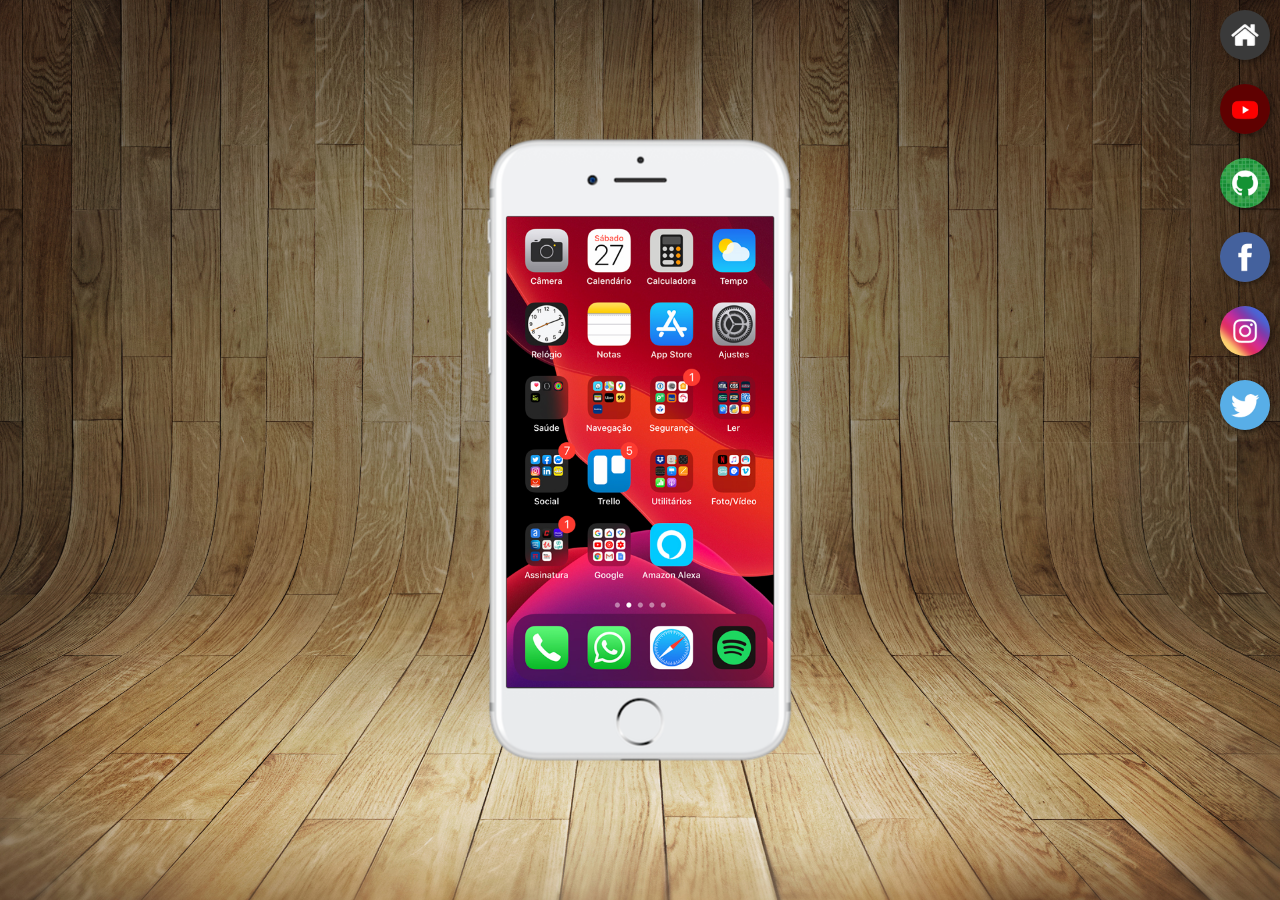
<file: index.html>
<!DOCTYPE html>
<html lang="pt-br">
<head>
    <meta charset="UTF-8">
    <meta name="viewport" content="width=device-width, initial-scale=1.0">
    <title>Projeto Redes Sociais</title>
    <link rel="shortcut icon" href="favicon.ico" type="image/x-icon">
    <link rel="stylesheet" href="estilos/style.css">
</head>
<body>
   <main>
        <section id="telefone">
            <iframe src="home.html" name="tela" id="tela" frameborder="0">
                navegador não é compatível com isso
            </iframe>
        </section>
        <section id="redes-sociais">
            <a href="home.html" target="tela"><img src="imagens/logo-home.jpg" alt="Home"></a><br>
            <a href="youtube.html" target="tela"><img src="imagens/logo-youtube.jpg" alt="Youtube"></a><br>
            <a href="github.html" target="tela"><img src="imagens/logo-github.jpg" alt="GitHub"></a><br>
            <a href="facebook.html" target="tela"><img src="imagens/logo-facebook.jpg" alt="Facebook"></a><br>
            <a href="instagram.html" target="tela"><img src="imagens/logo-instagram.jpg" alt="Instagram"></a><br>
            <a href="twitter.html" target="tela"></a><img src="imagens/logo-twitter.jpg" alt="Twitter"></a><br>

        </section>
   </main>

</body>
</html>
</file>
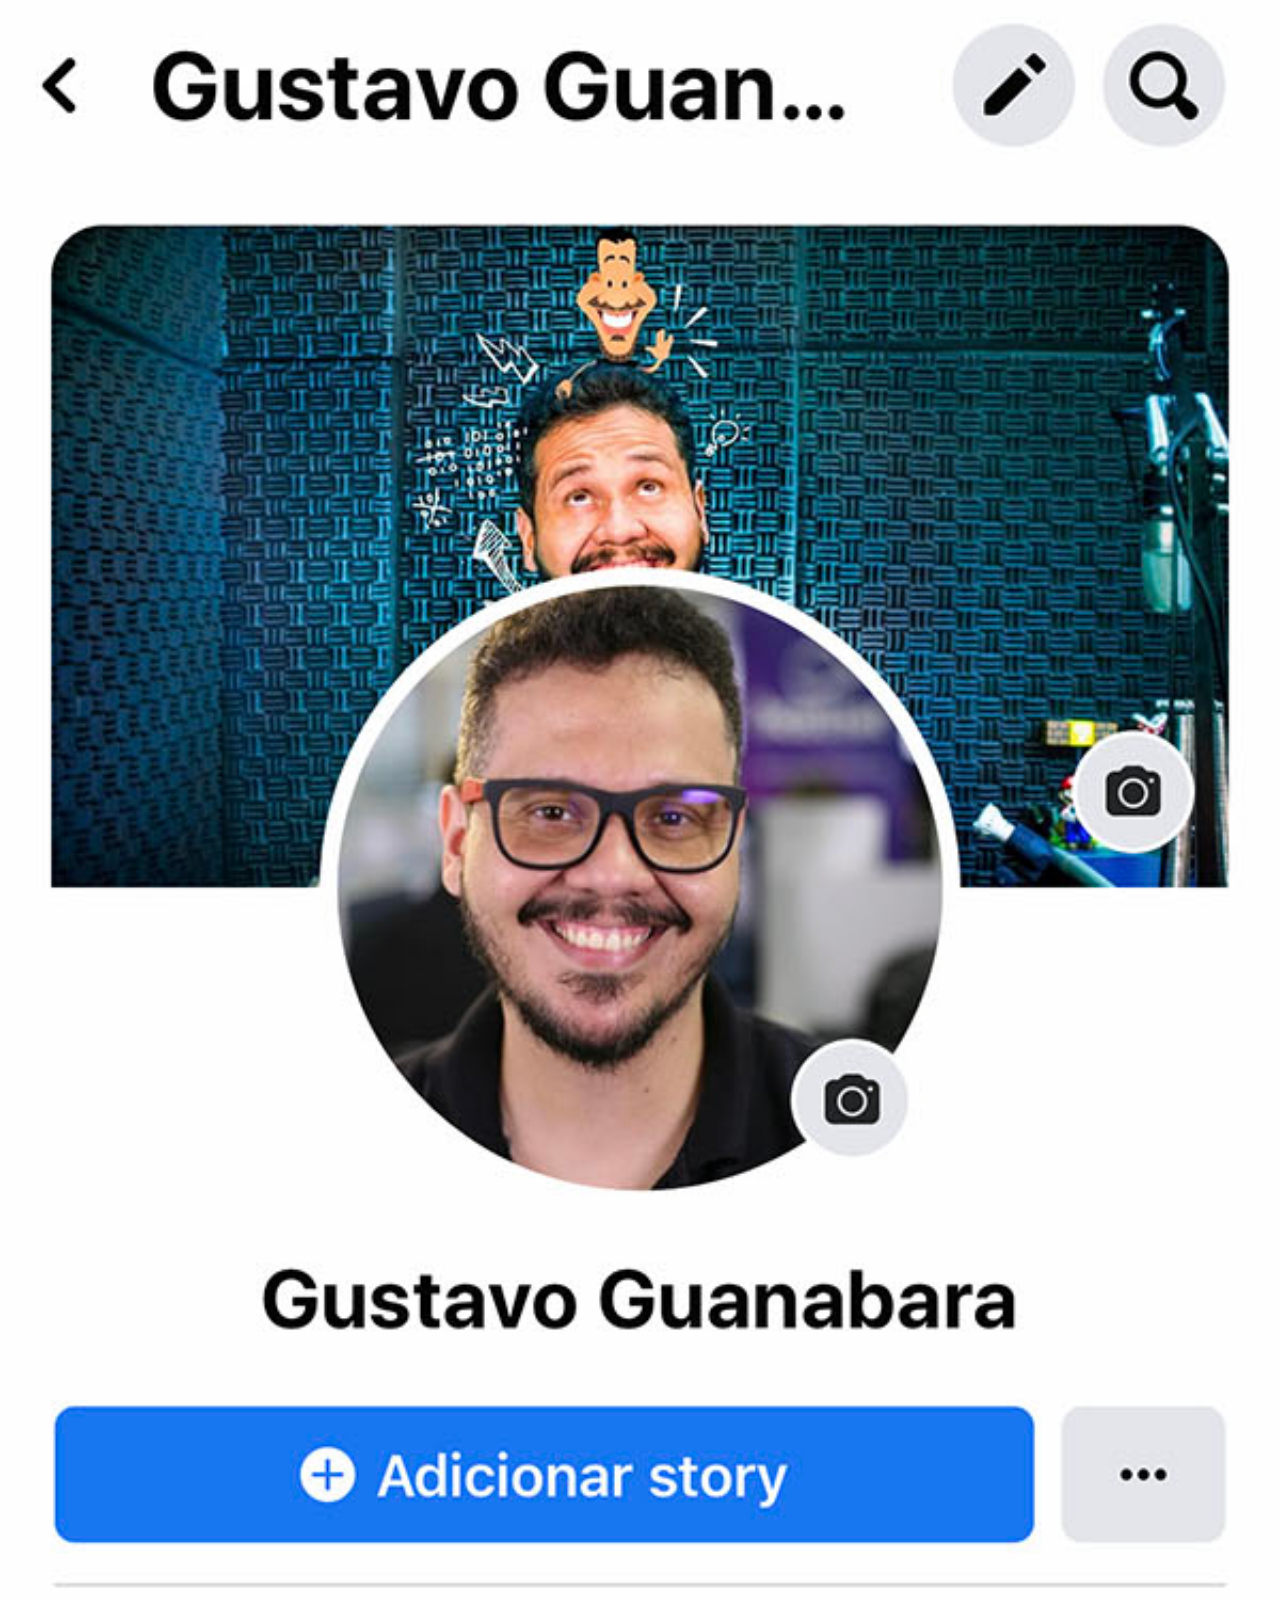
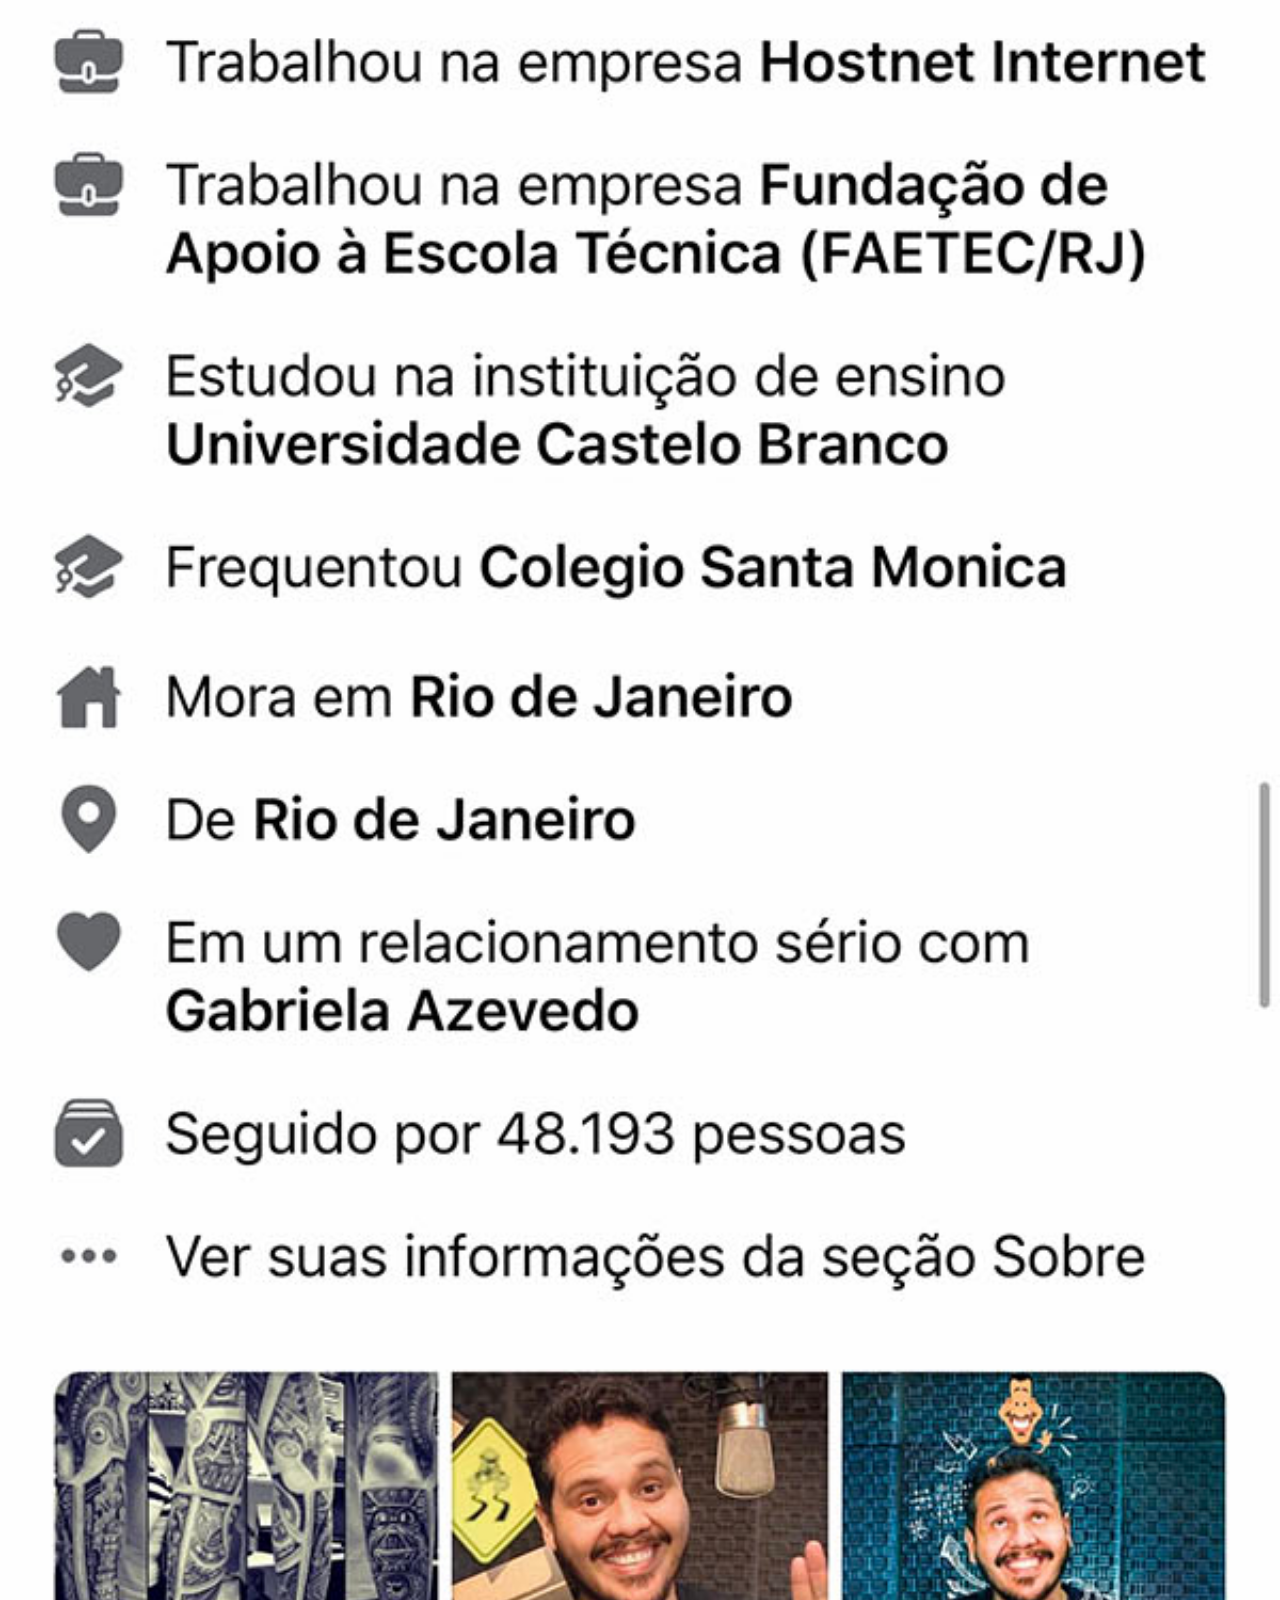
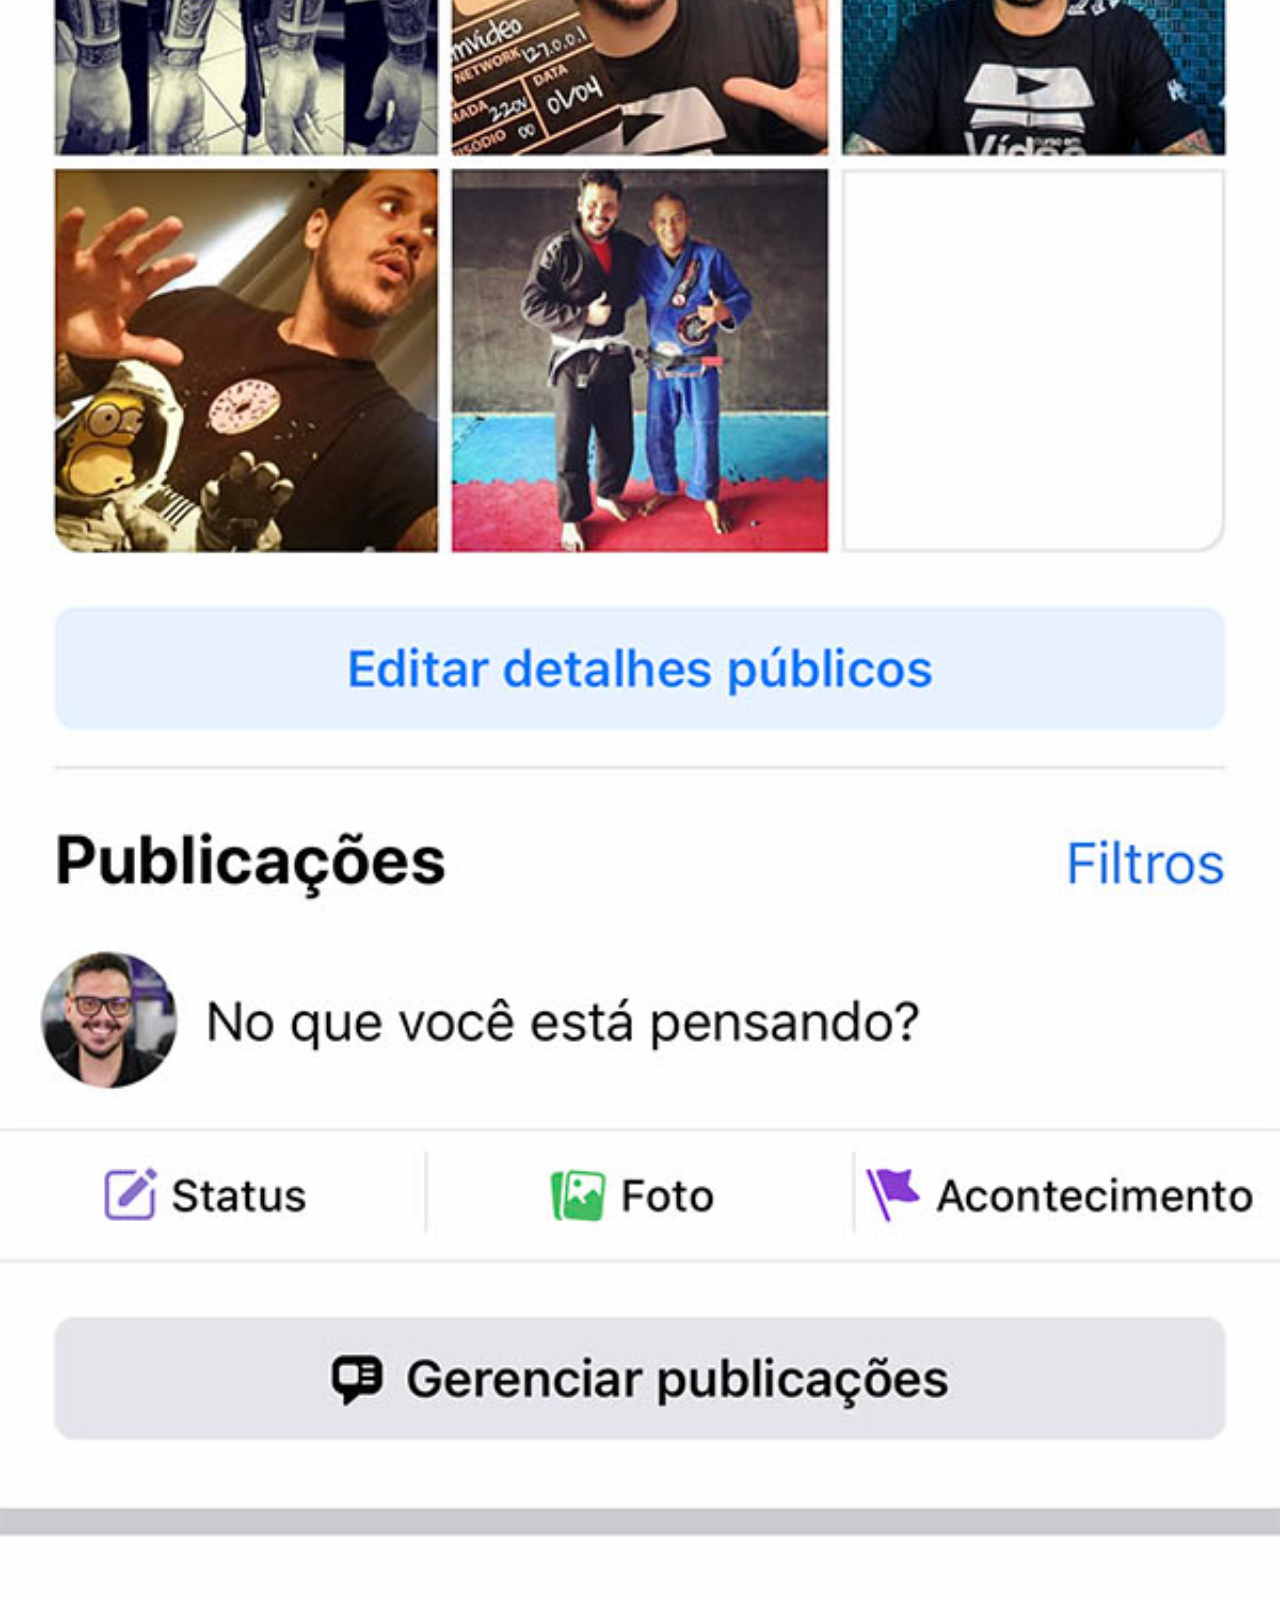
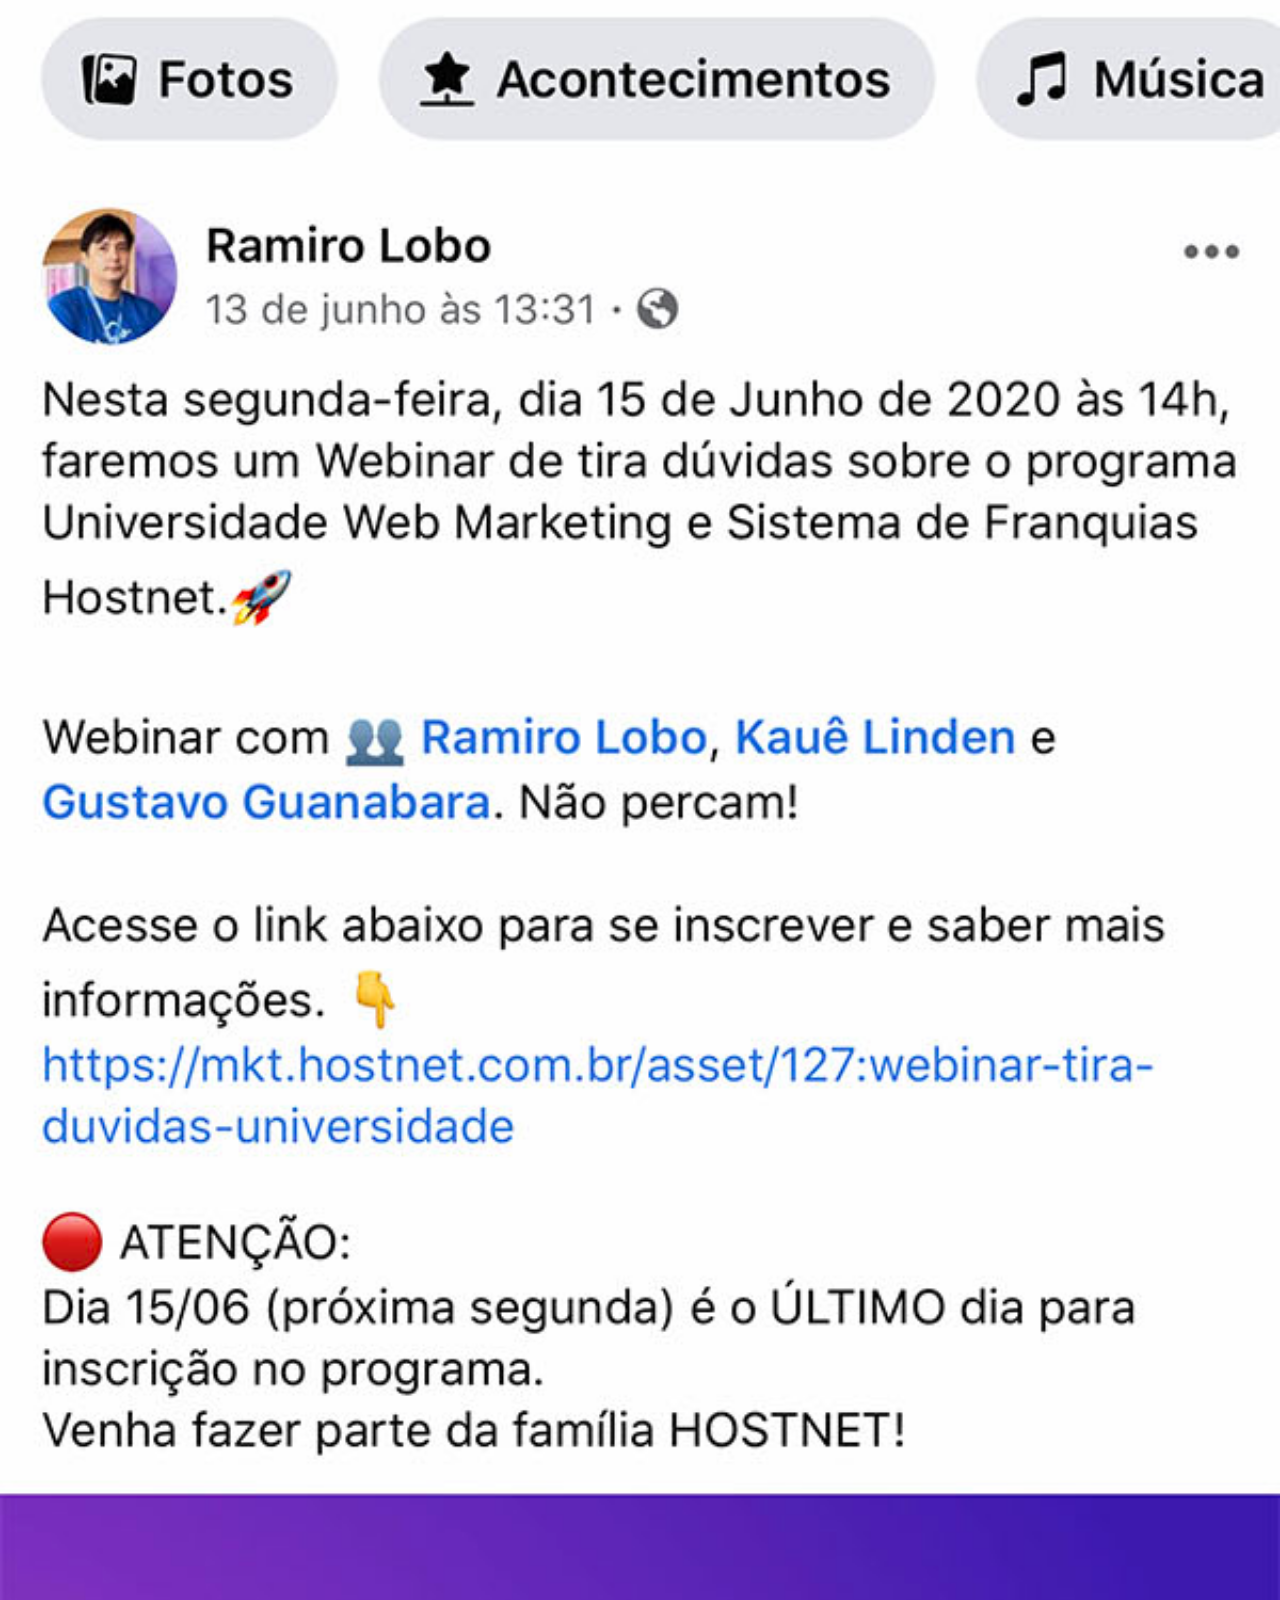
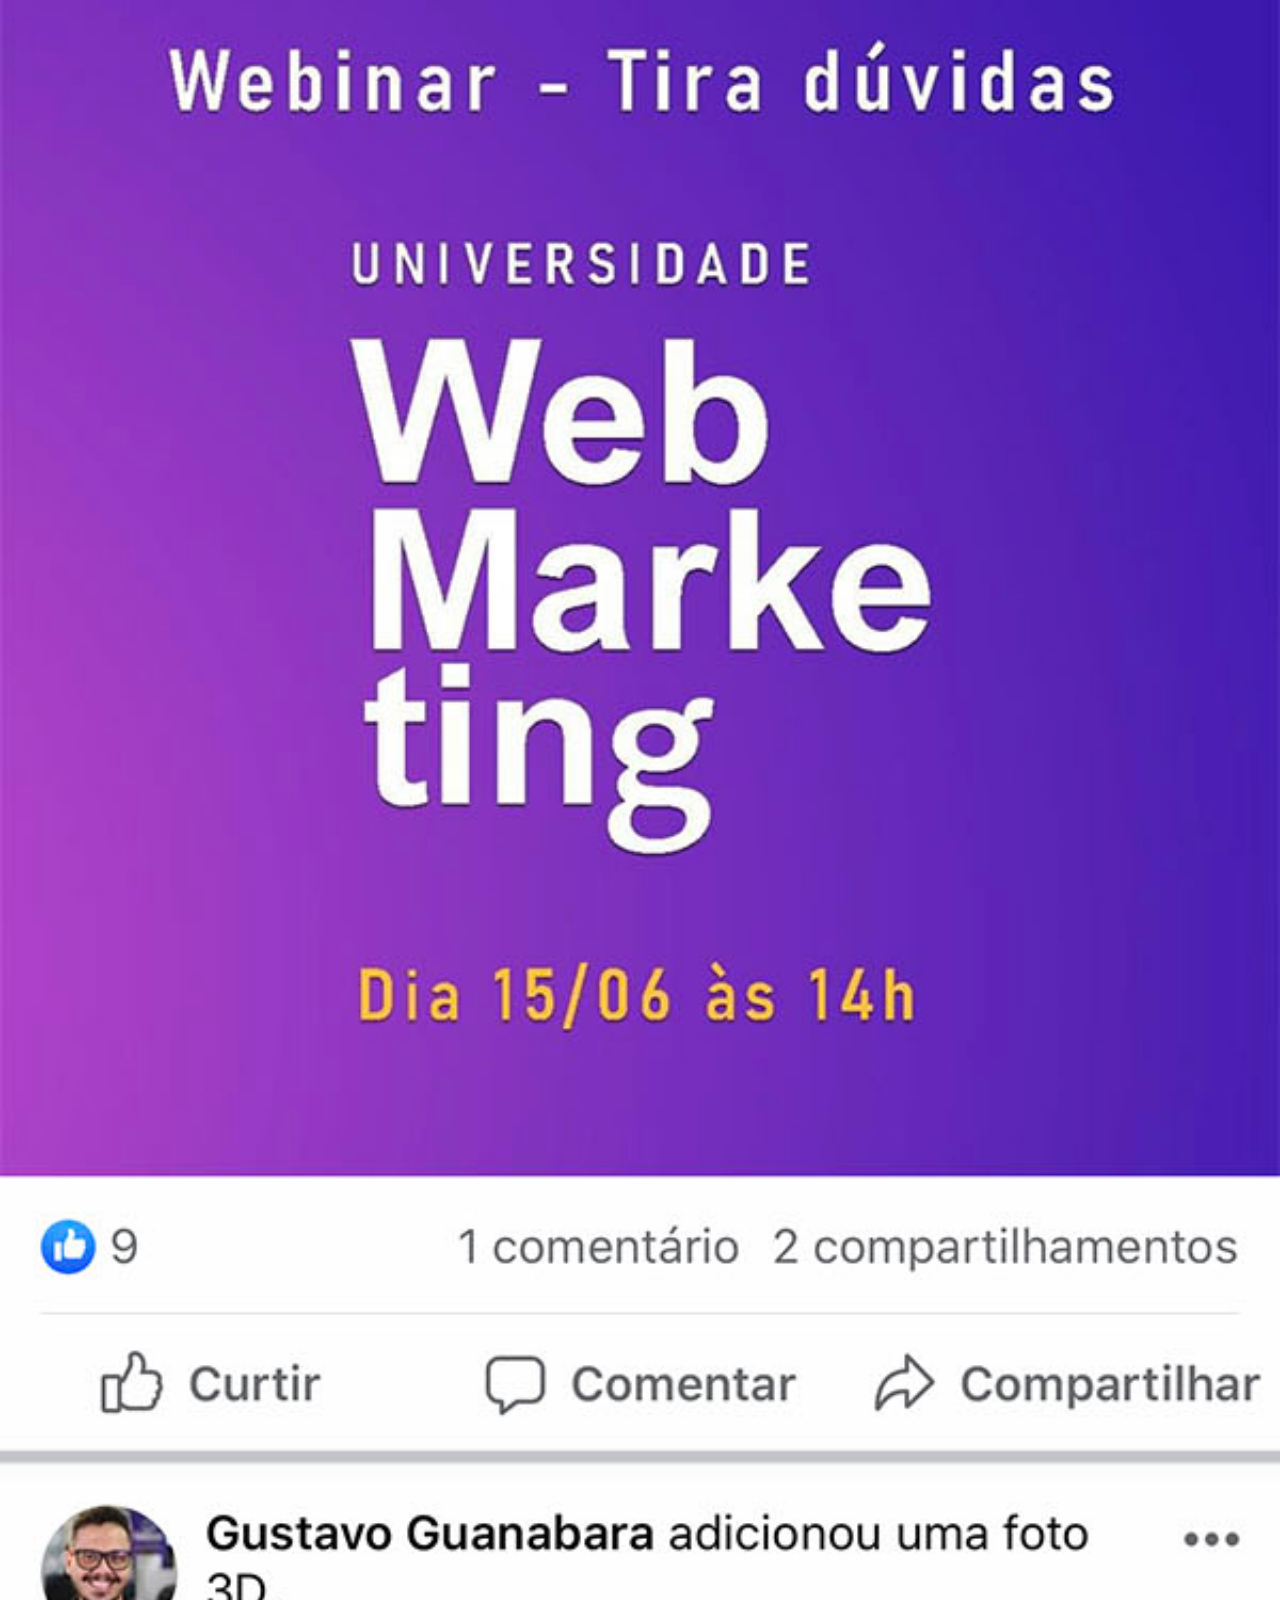
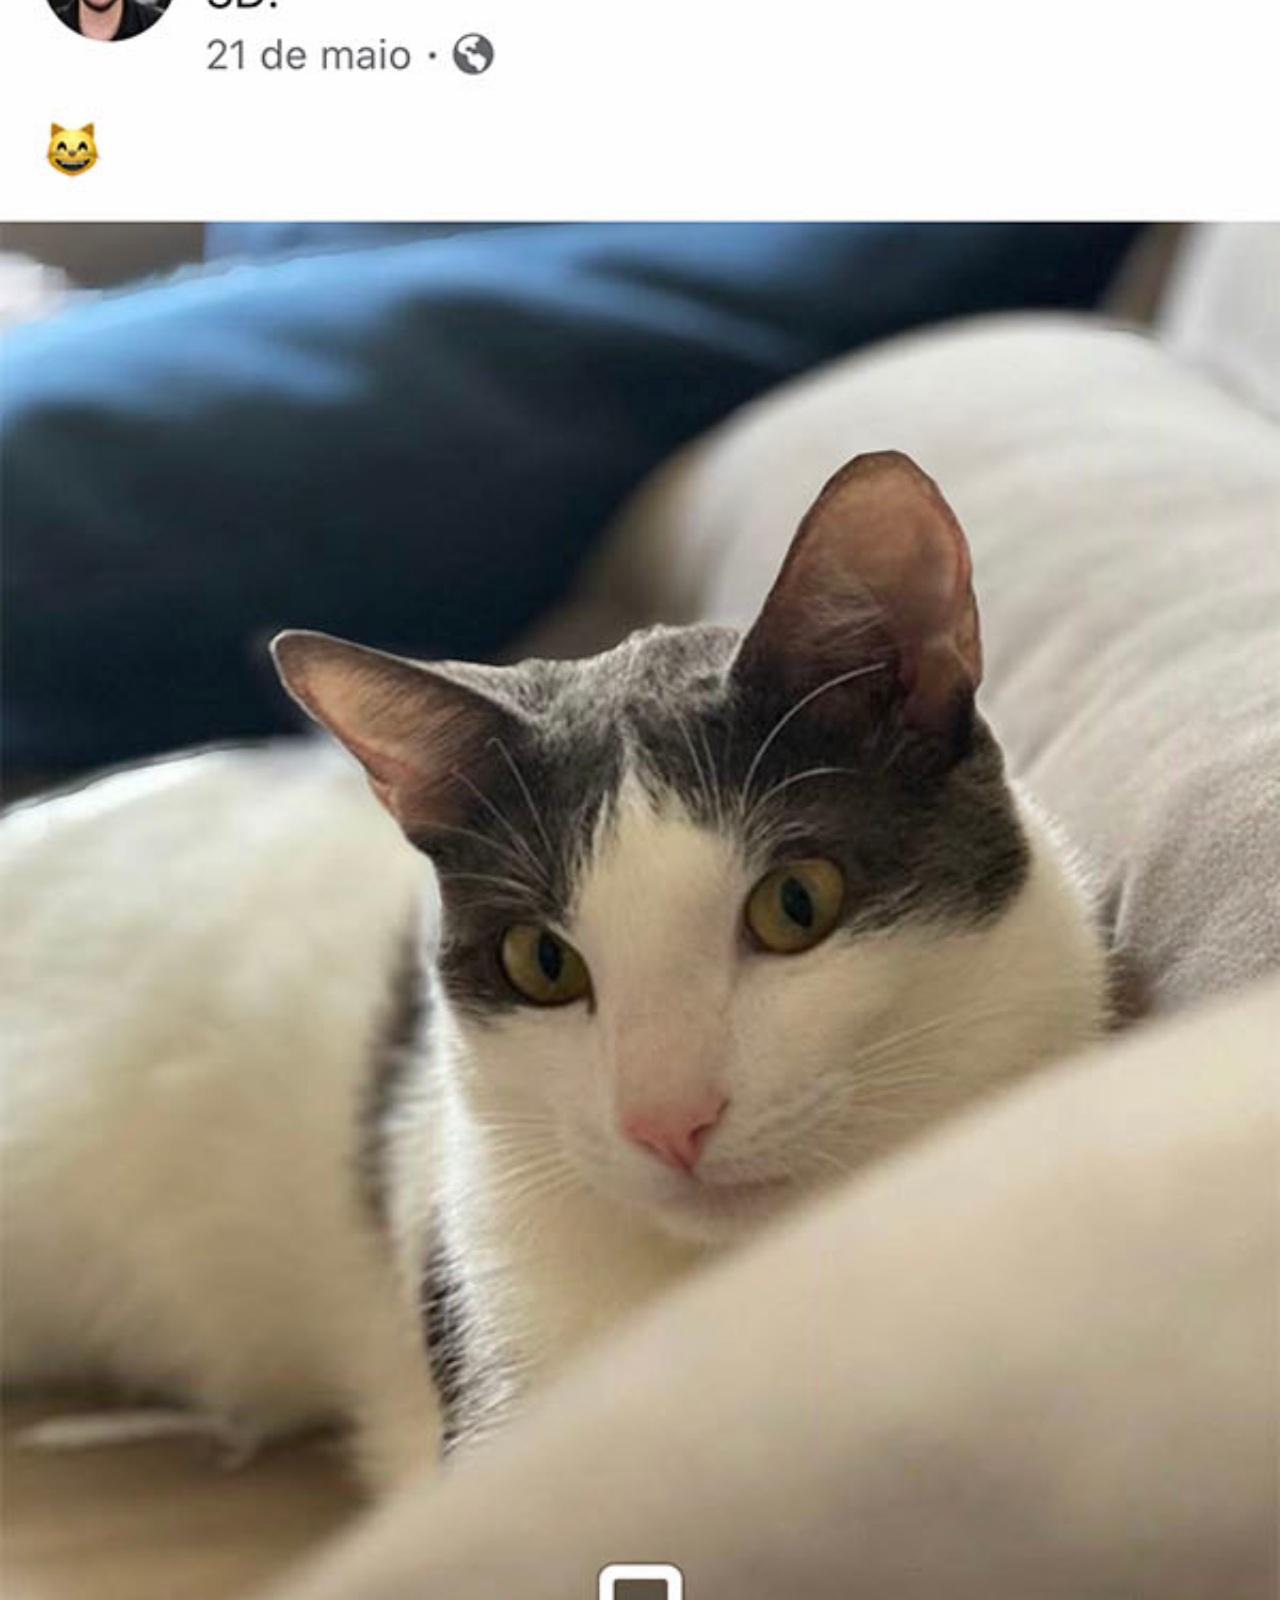
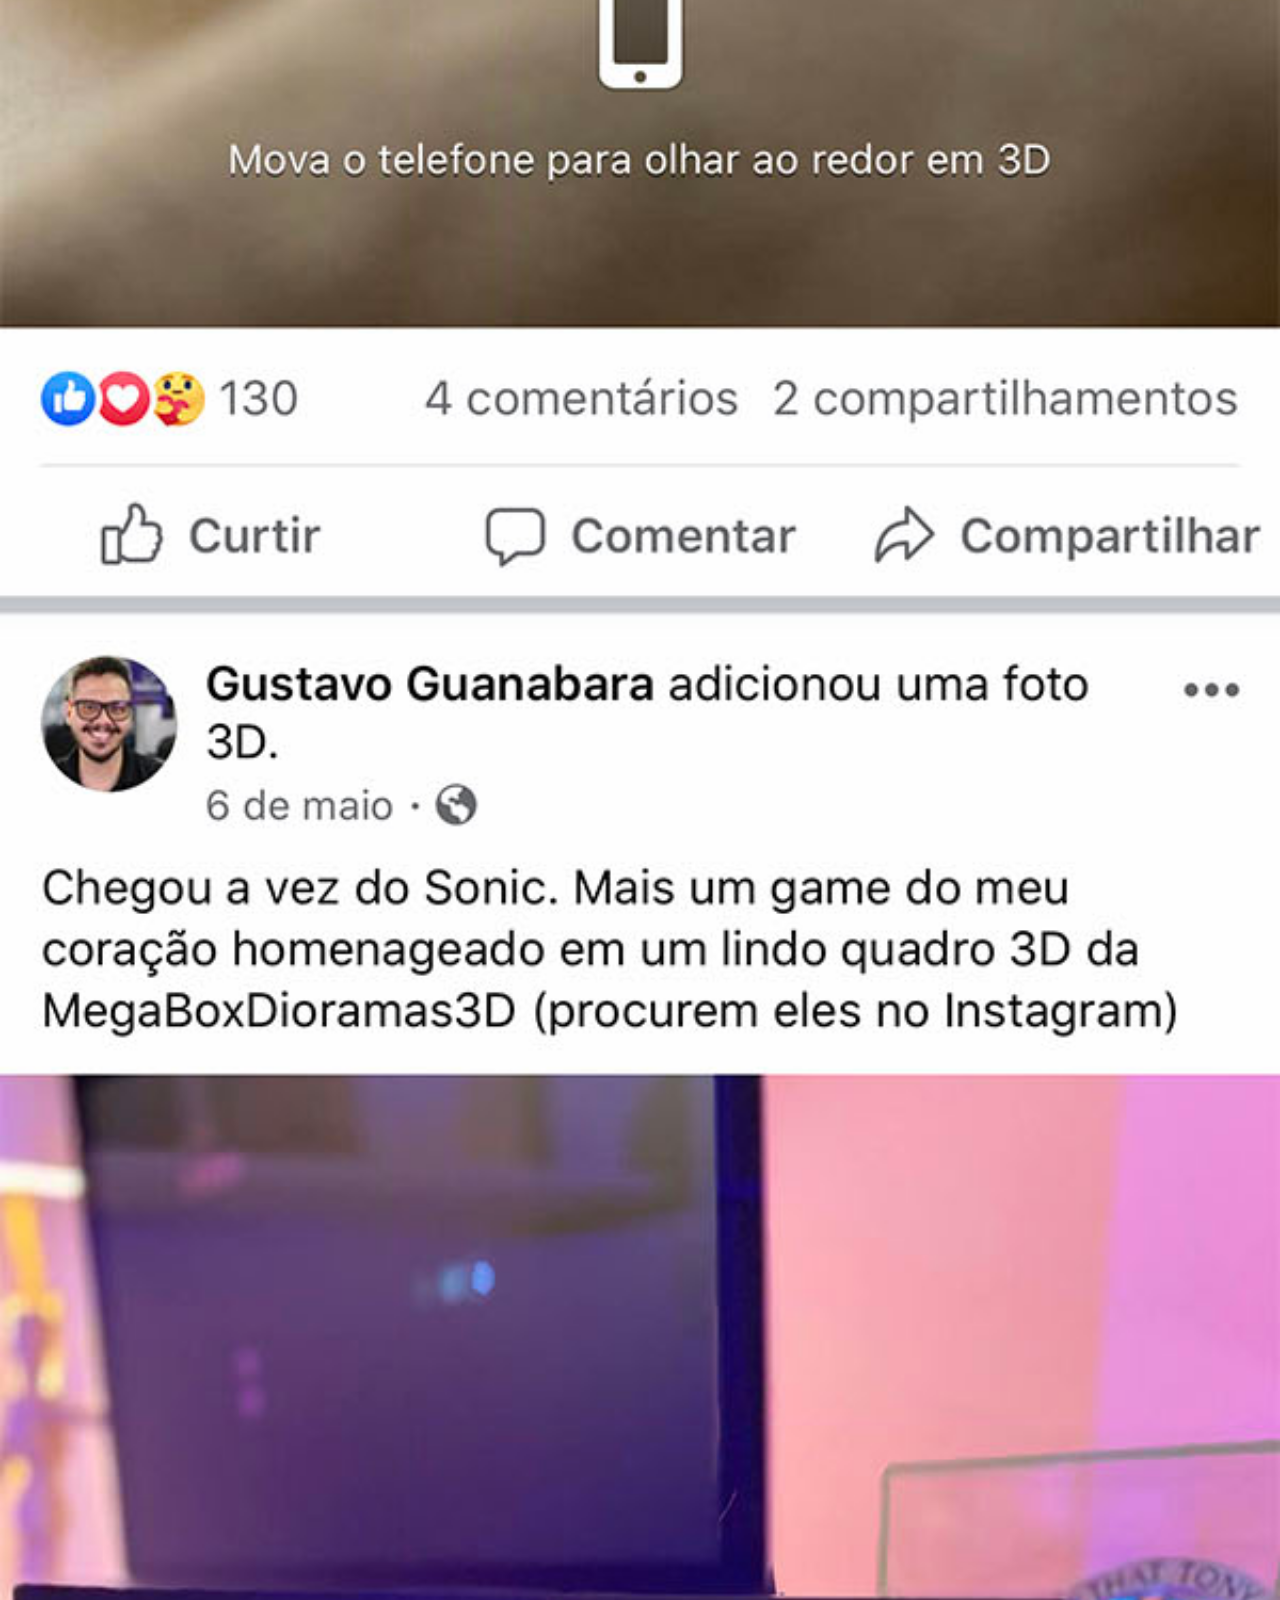
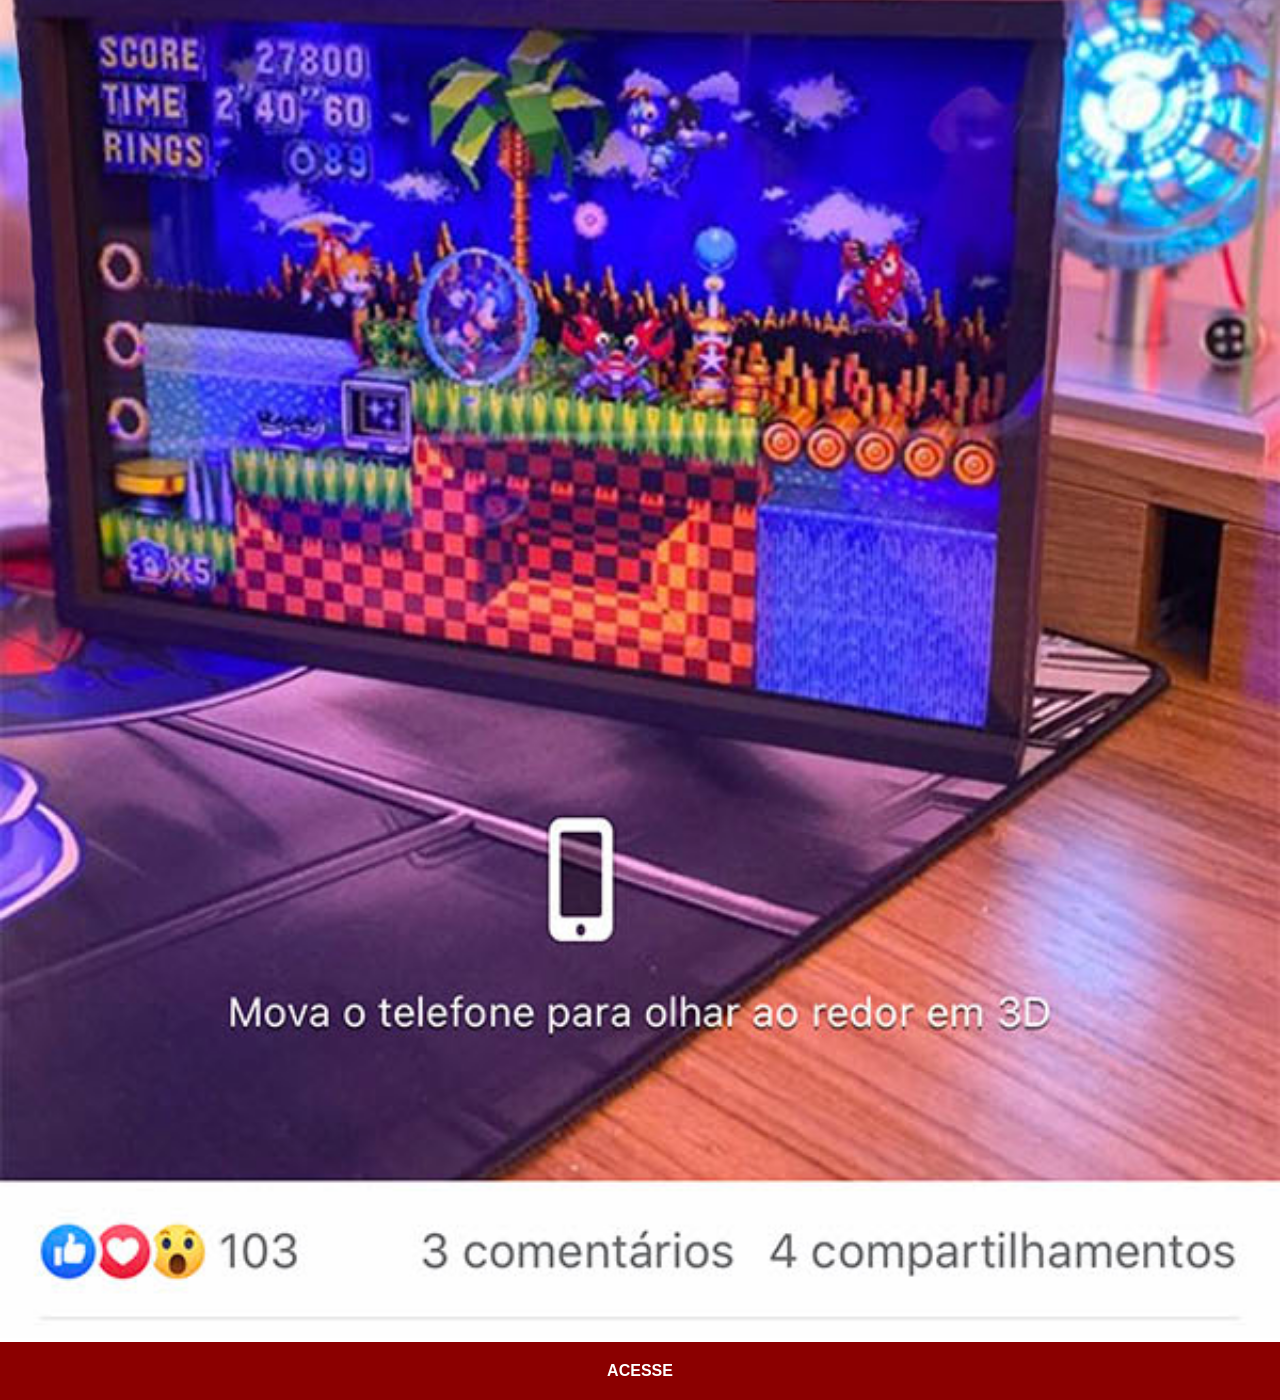
<file: facebook.html>
<!DOCTYPE html>
<html lang="en">
<head>
    <meta charset="UTF-8">
    <meta name="viewport" content="width=device-width, initial-scale=1.0">
    <link rel="stylesheet" href="estilos/social.css">
    <title>Facebook</title>
</head>
<body>
    <img src="imagens/tela-facebook.jpg" alt="Facebook">
    <a href="https://www.facebook.com/gustavoguanabara" target="_blank">ACESSE</a>
</body>
</html>
</file>
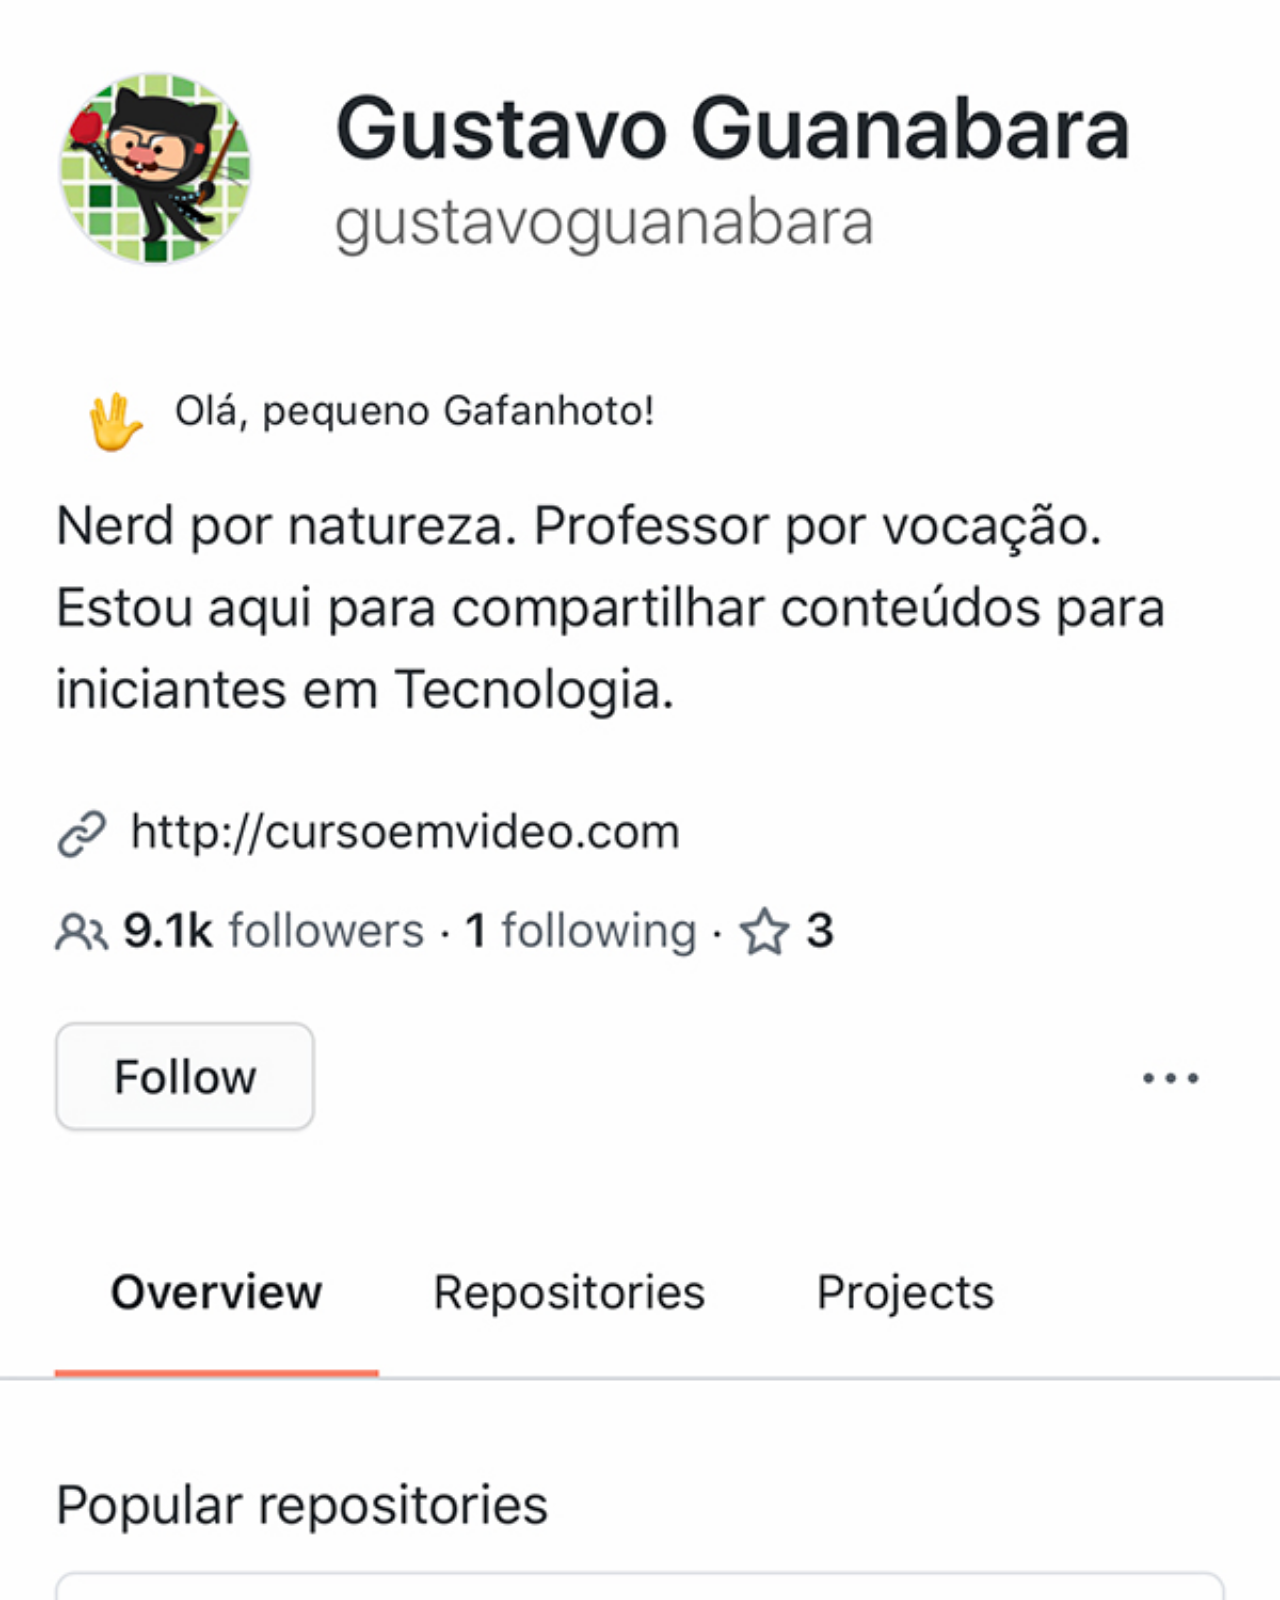
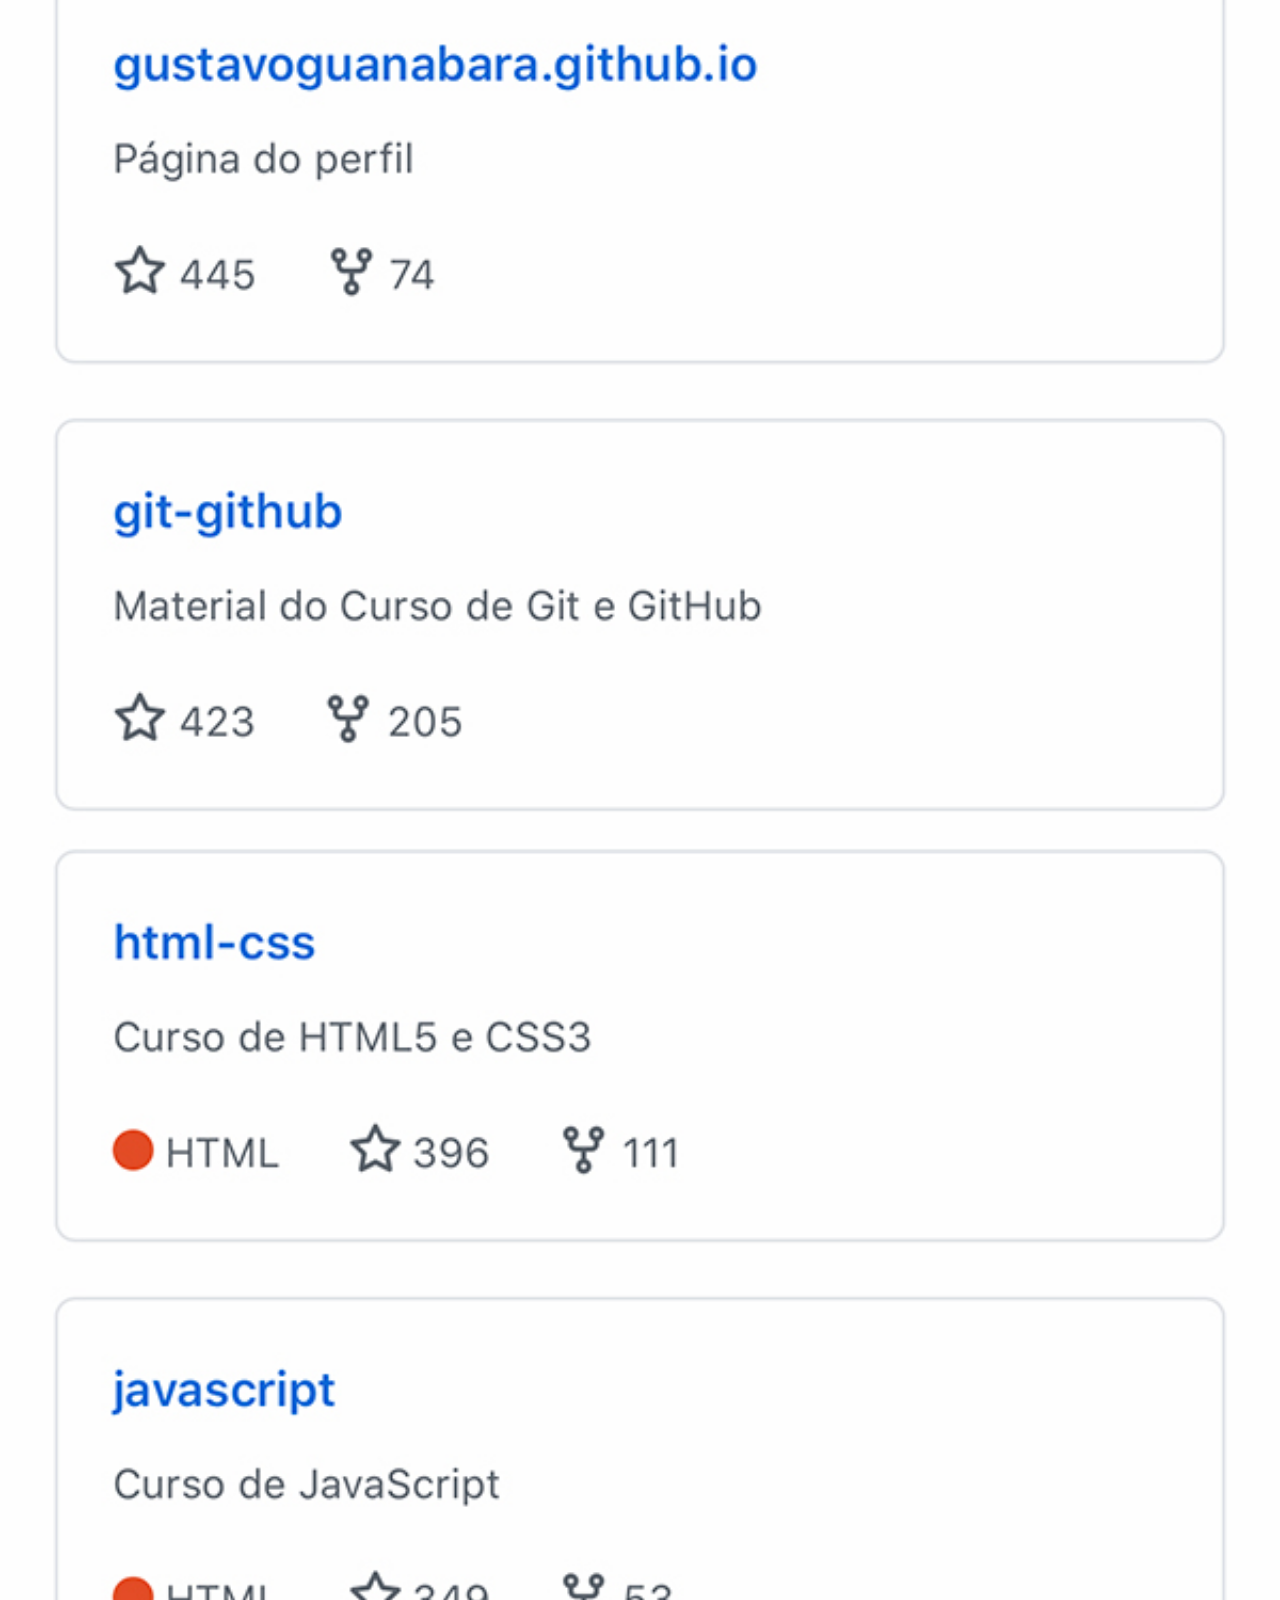
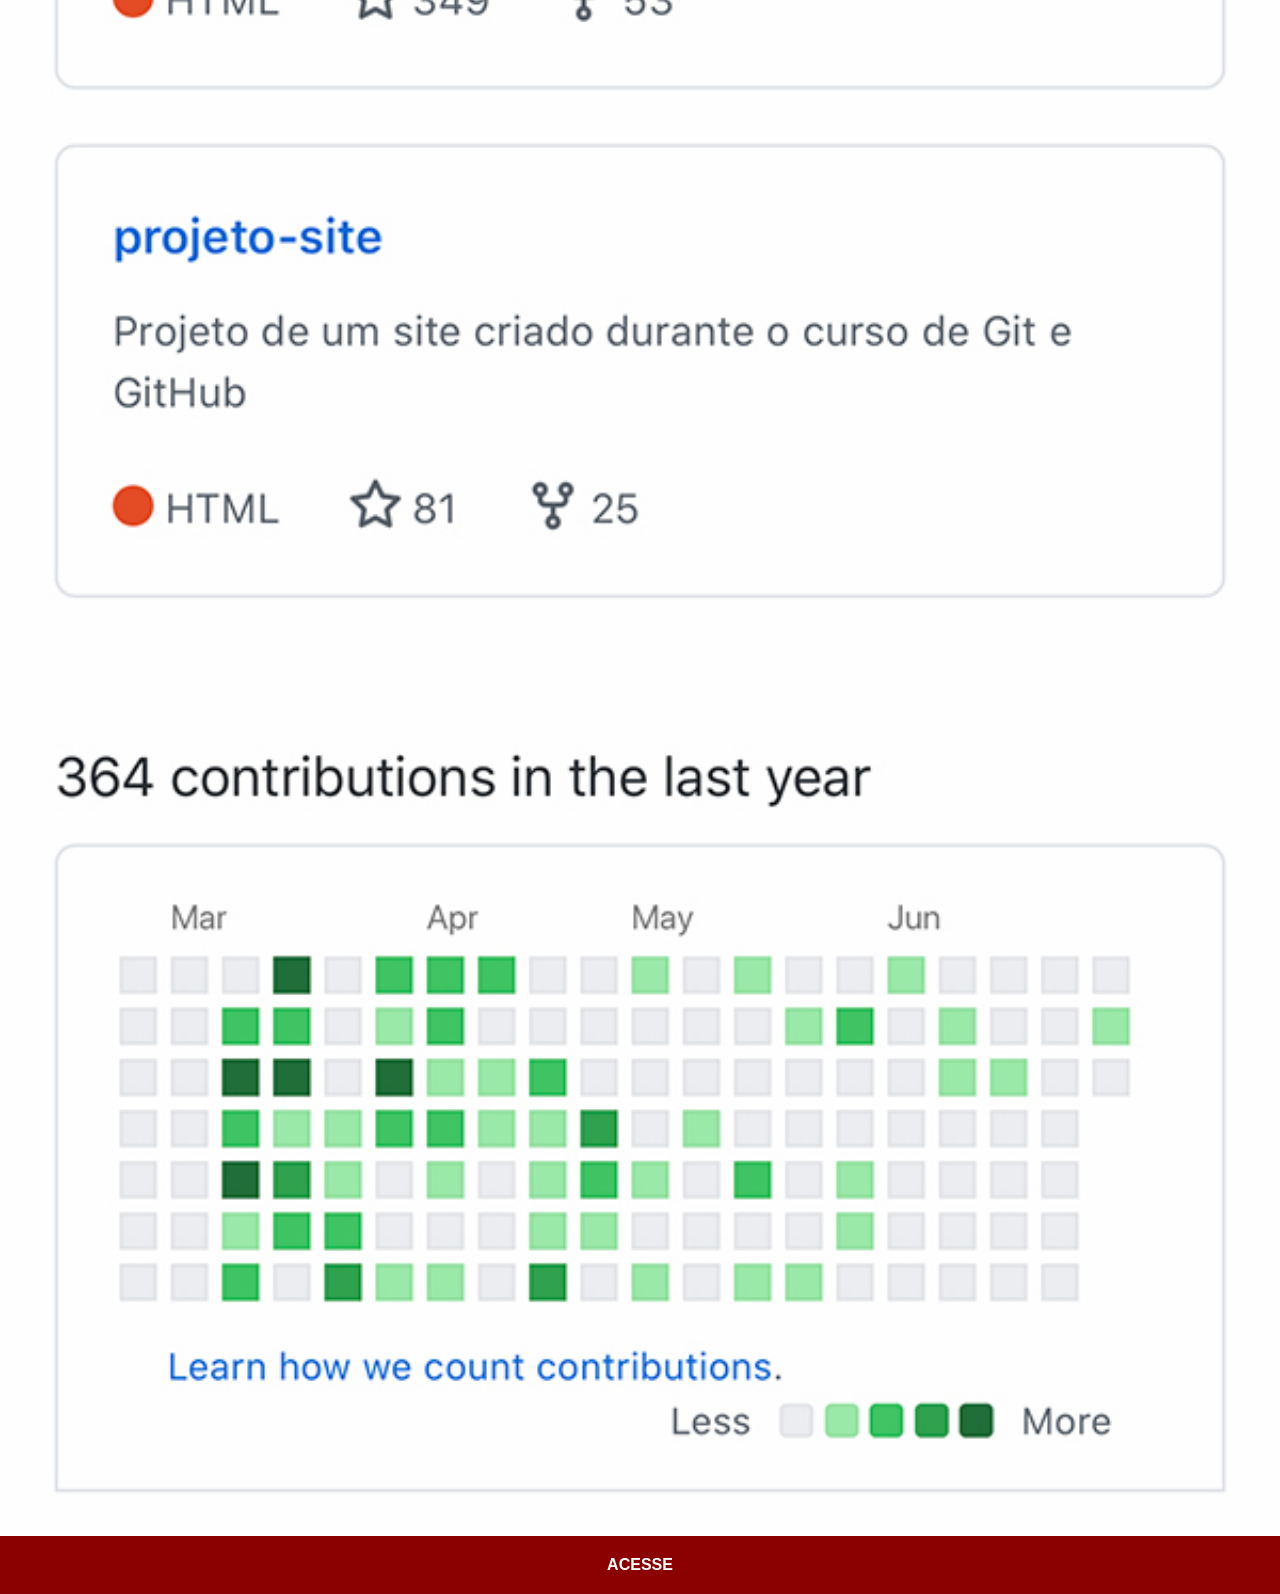
<file: github.html>
<!DOCTYPE html>
<html lang="pt-br">
<head>
    <meta charset="UTF-8">
    <meta name="viewport" content="width=device-width, initial-scale=1.0">
    <link rel="stylesheet" href="estilos/social.css">
    <title>GitHub</title>
</head>
<body>
    <img src="imagens/tela-github.jpg" alt="GitHub">
    <a href="https://github.com/gustavoguanabara" target="_blank">ACESSE</a>
    
</body>
</html>
</file>
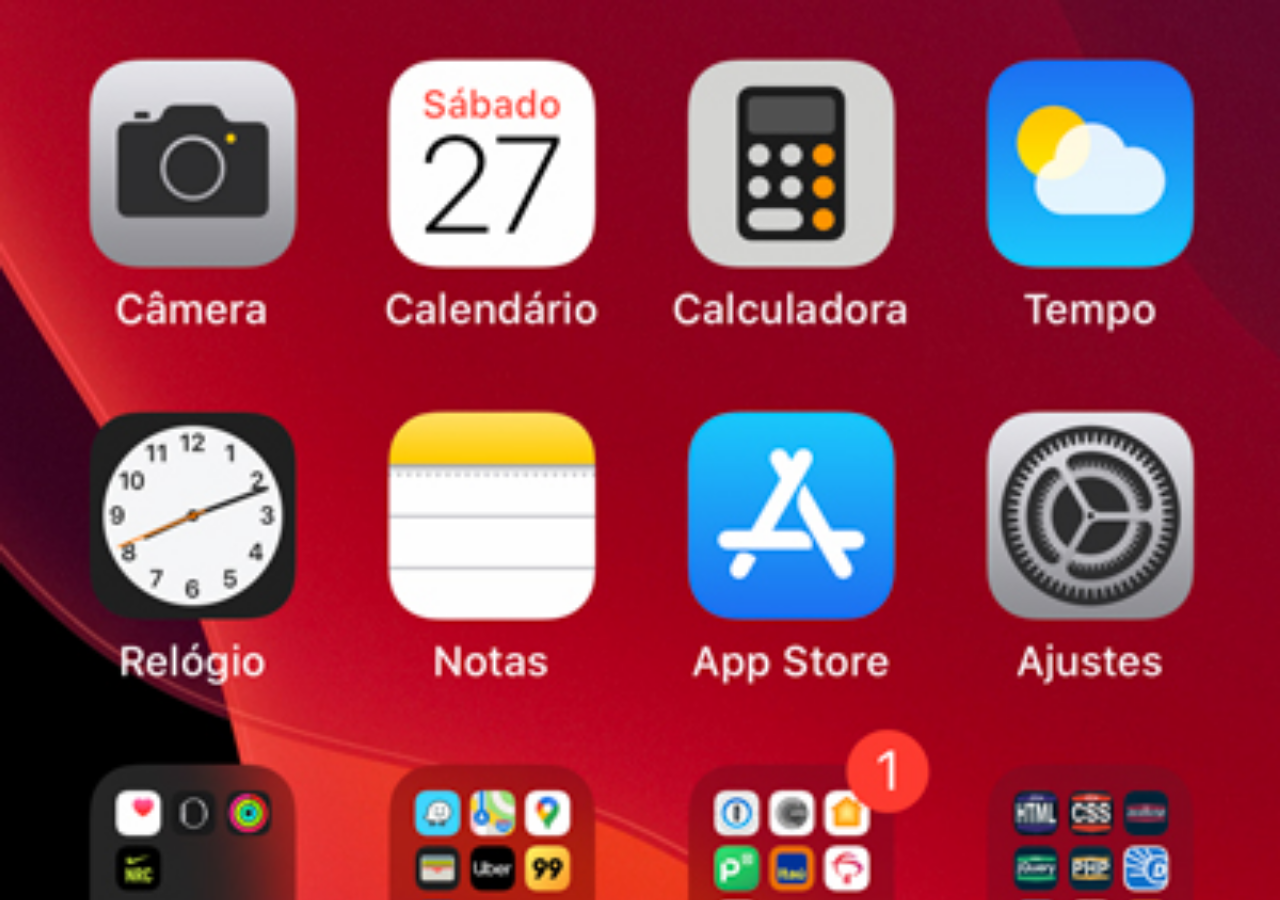
<file: home.html>
<!DOCTYPE html>
<html lang="pt-br">
<head>
    <meta charset="UTF-8">
    <meta name="viewport" content="width=device-width, initial-scale=1.0">
    <title>Home</title>
</head>
<style>
    * {
        margin: 0px;
        padding: 0px;
    }

    body {
        width: 100vw;
        height: 100vh;
        background: black url('imagens/tela-home.jpg')no-repeat top center;
        background-size: cover;

    }
</style>
<body>
    
</body>
</html>
</file>
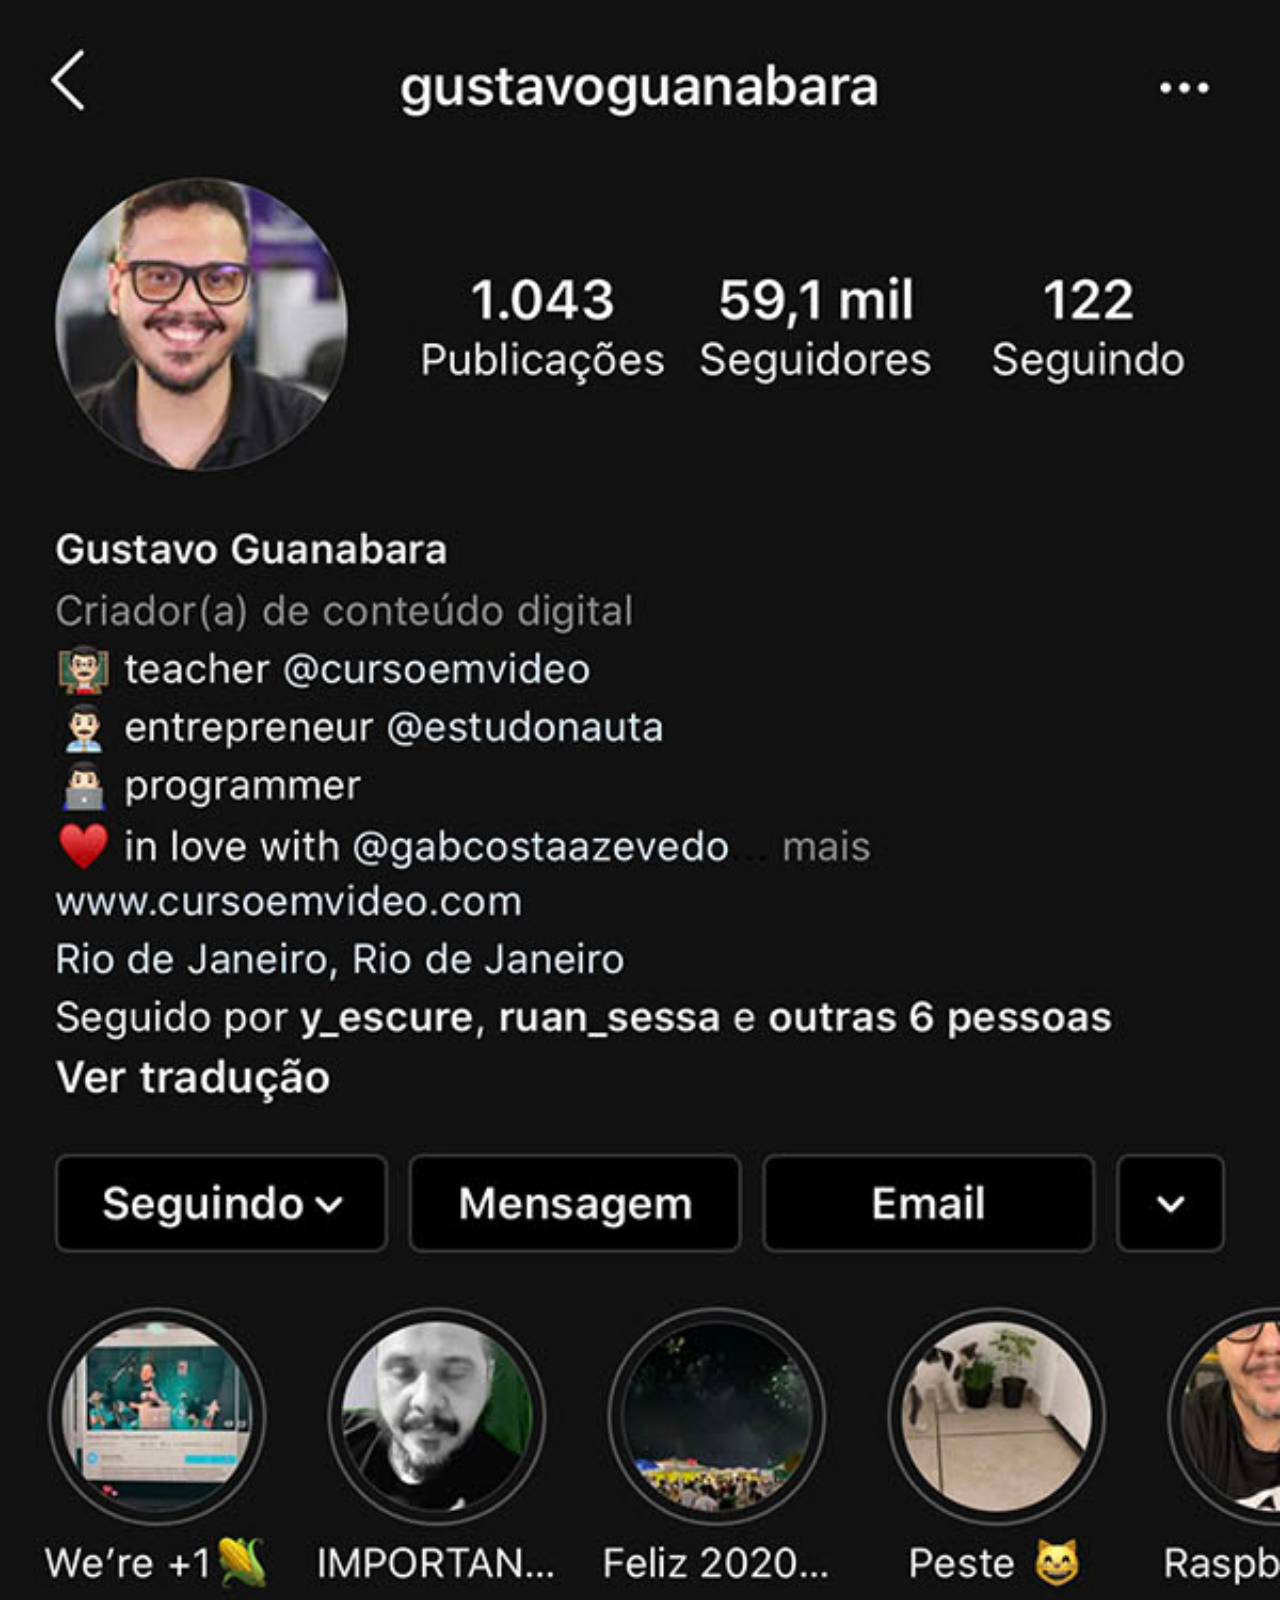
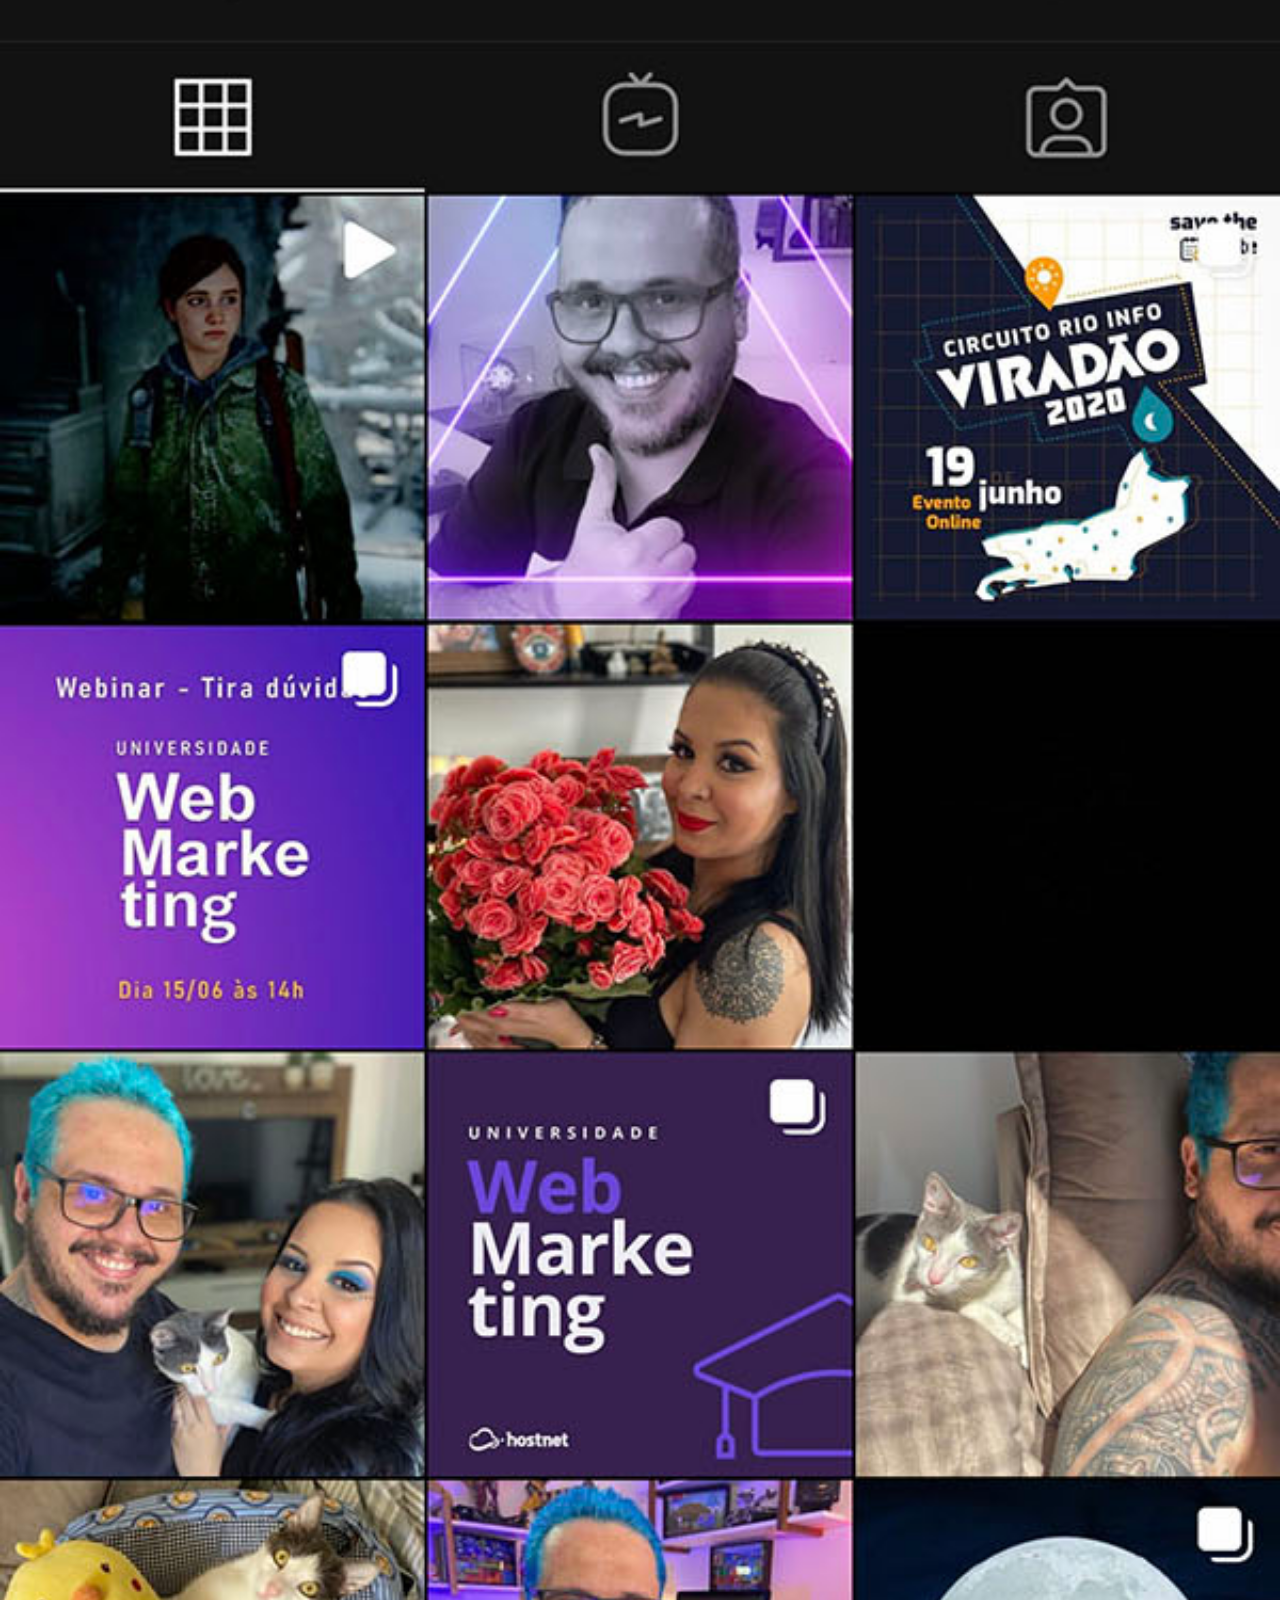
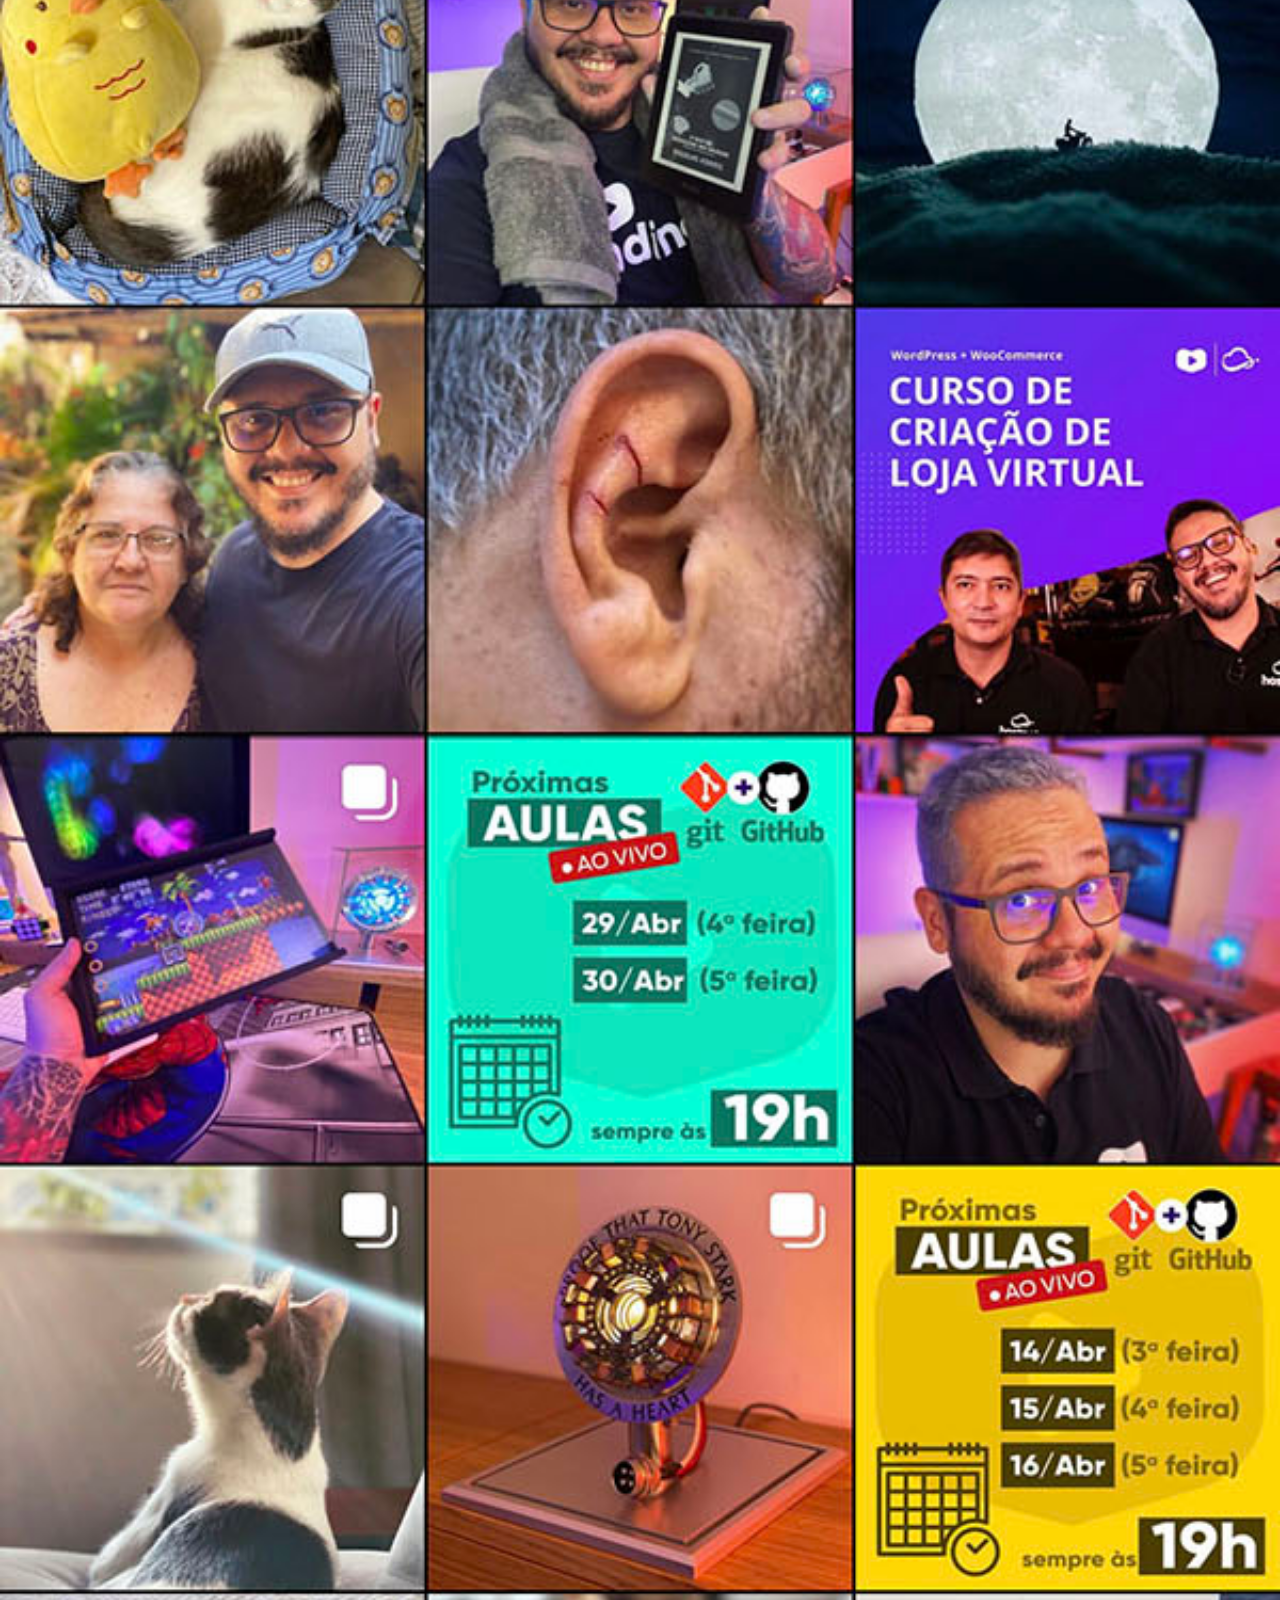
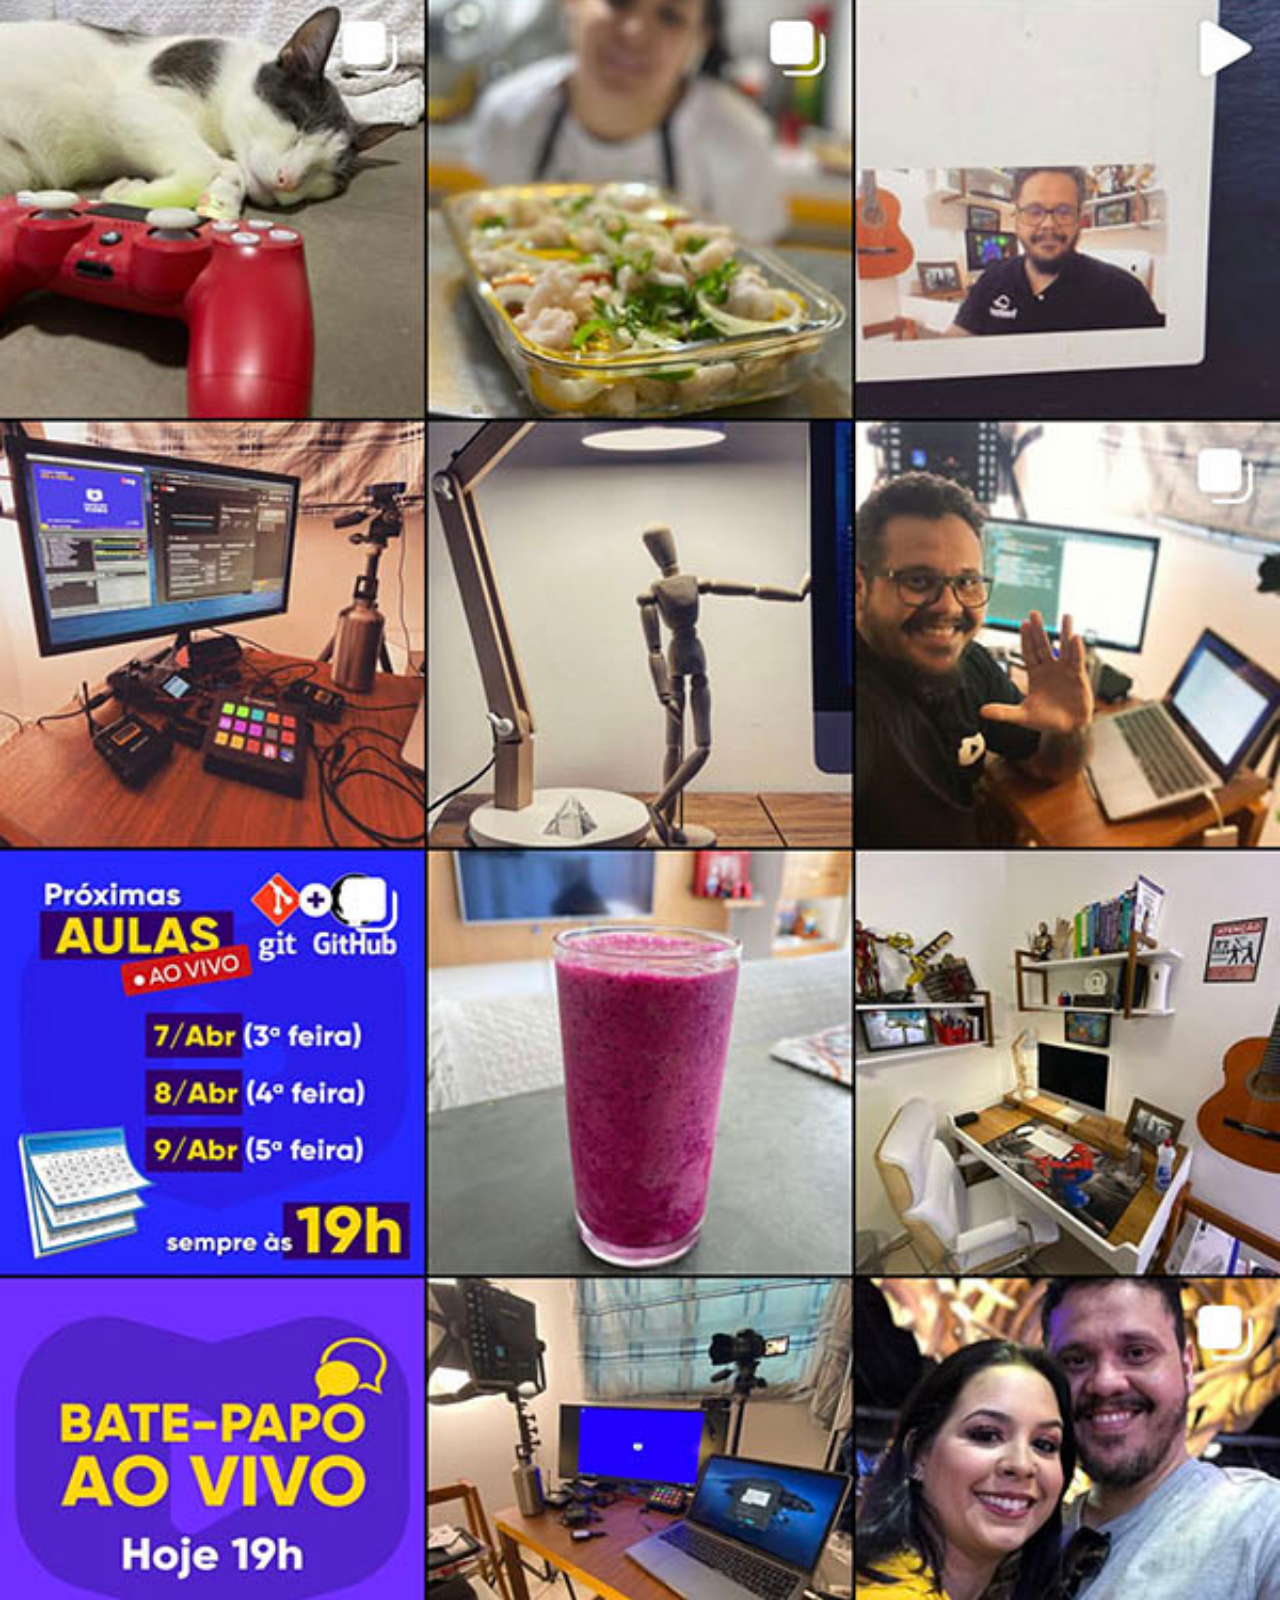
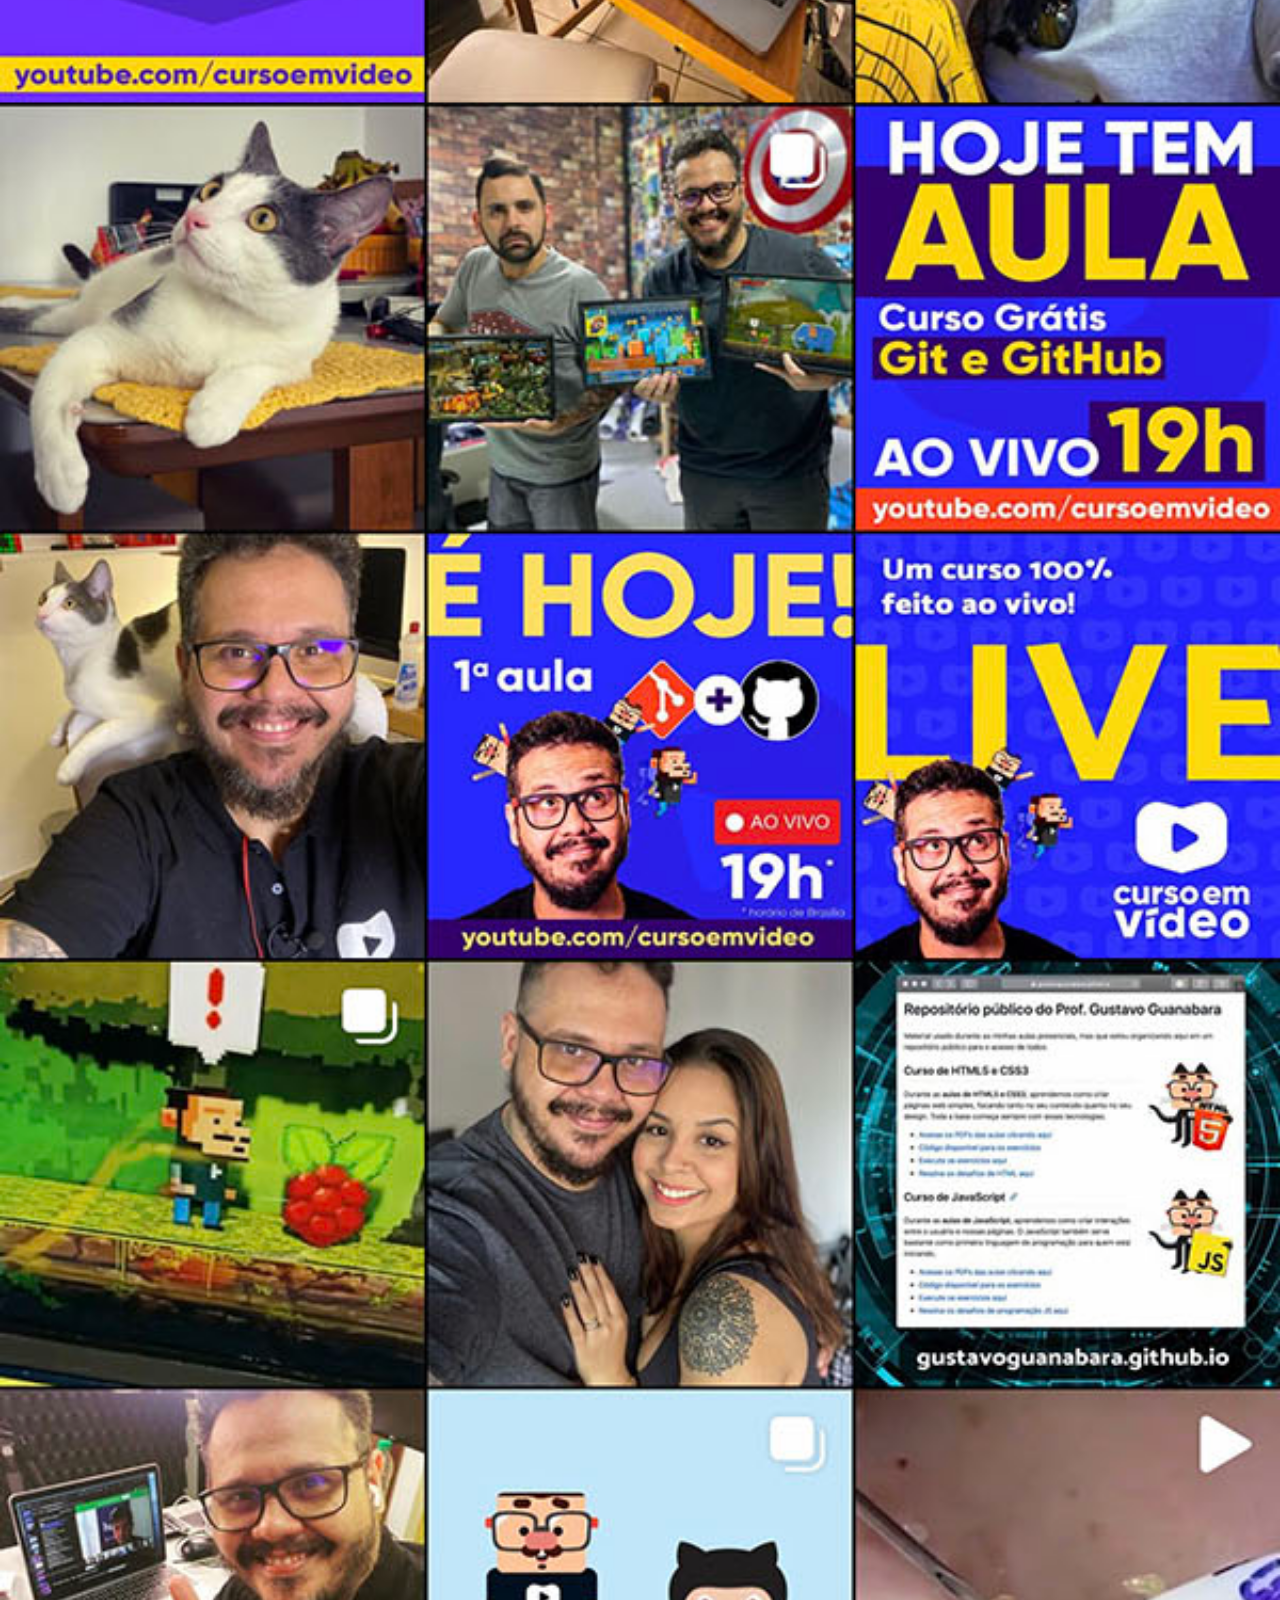
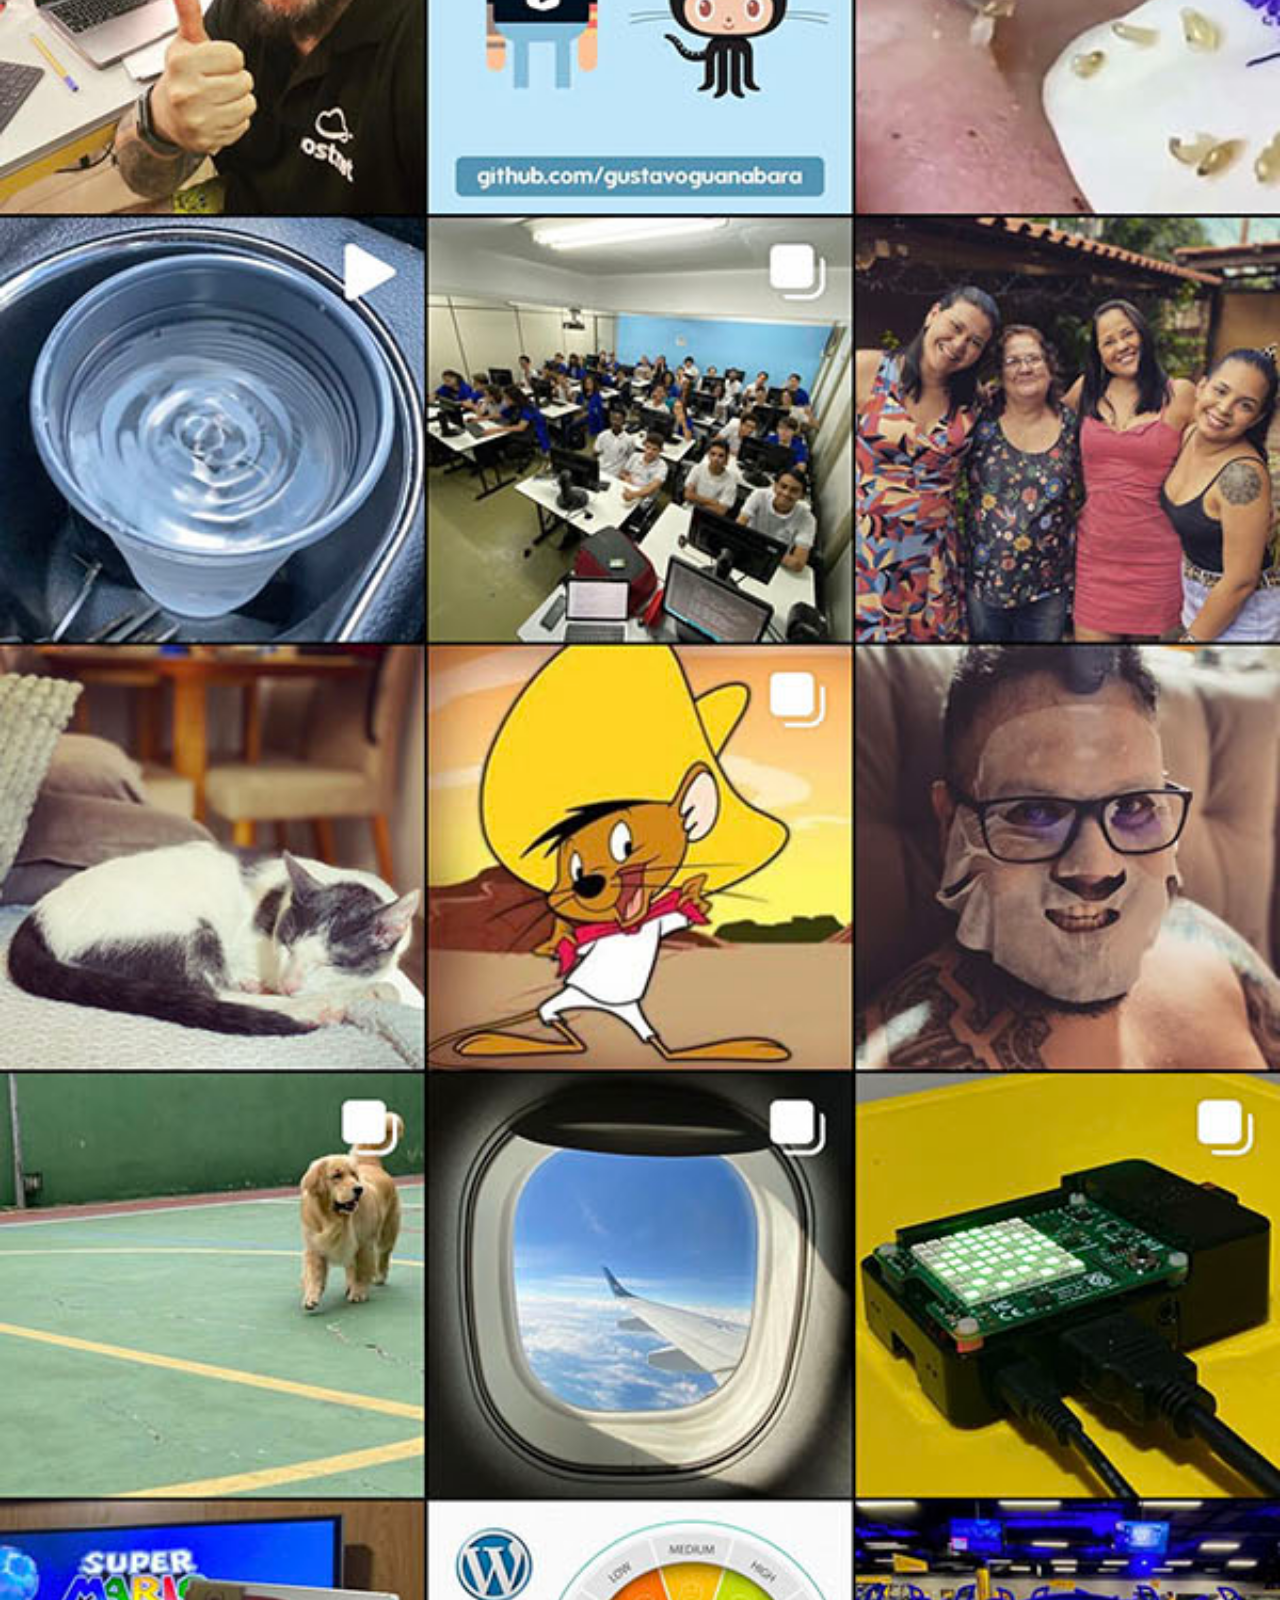
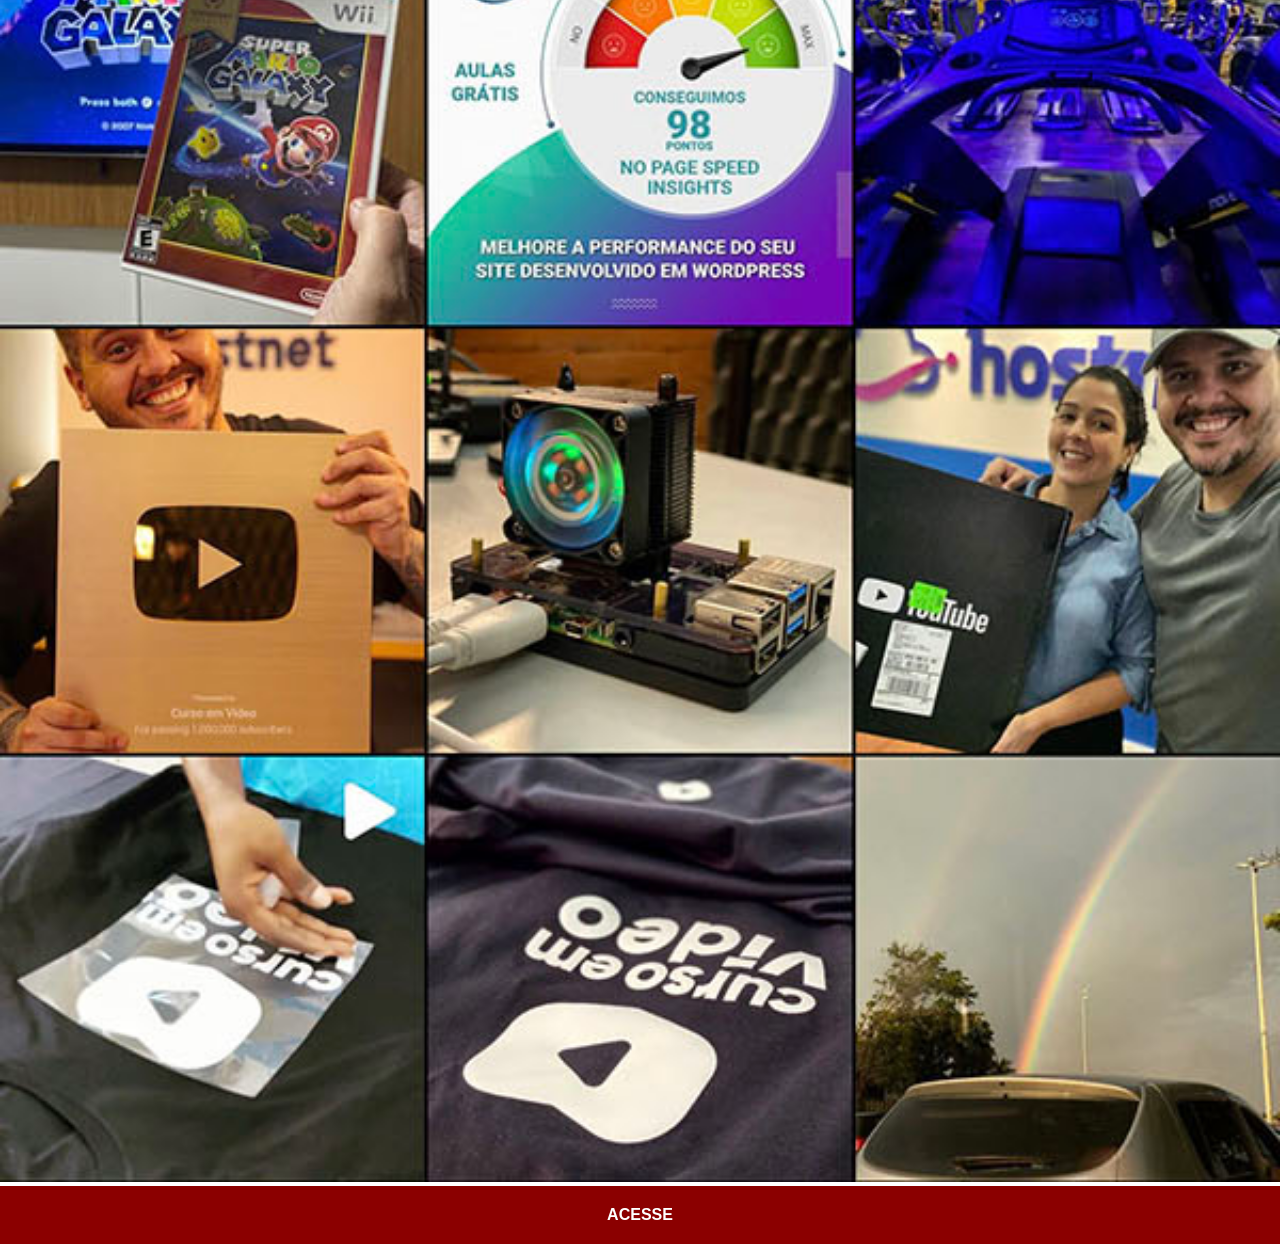
<file: instagram.html>
<!DOCTYPE html>
<html lang="pt-br">
<head>
    <meta charset="UTF-8">
    <meta name="viewport" content="width=device-width, initial-scale=1.0">
    <link rel="stylesheet" href="estilos/social.css">
    <title>Instagram</title>
</head>
<body>
    <img src="imagens/tela-instagram.jpg" alt="Instagram">
    <a href="https://www.instagram.com/gustavoguanabara" target="_blank">ACESSE</a>
</body>
</html>
</file>
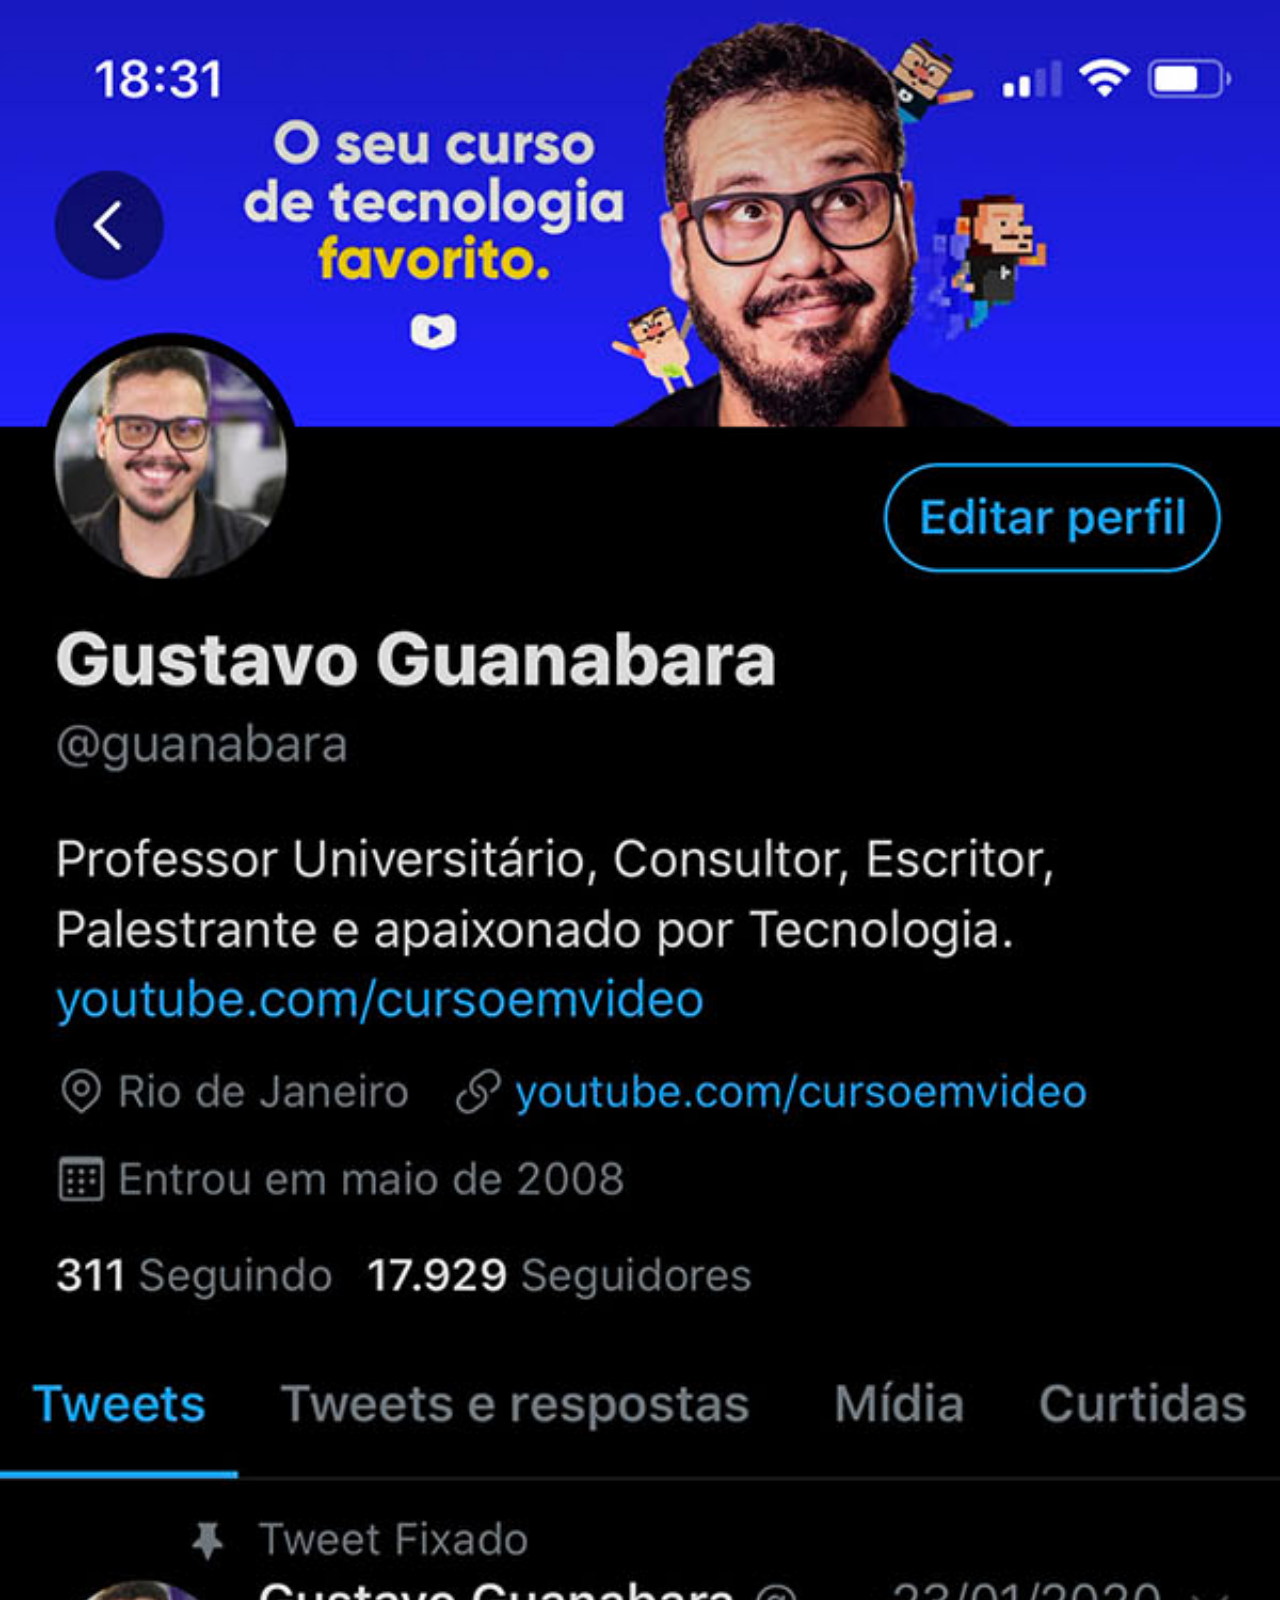
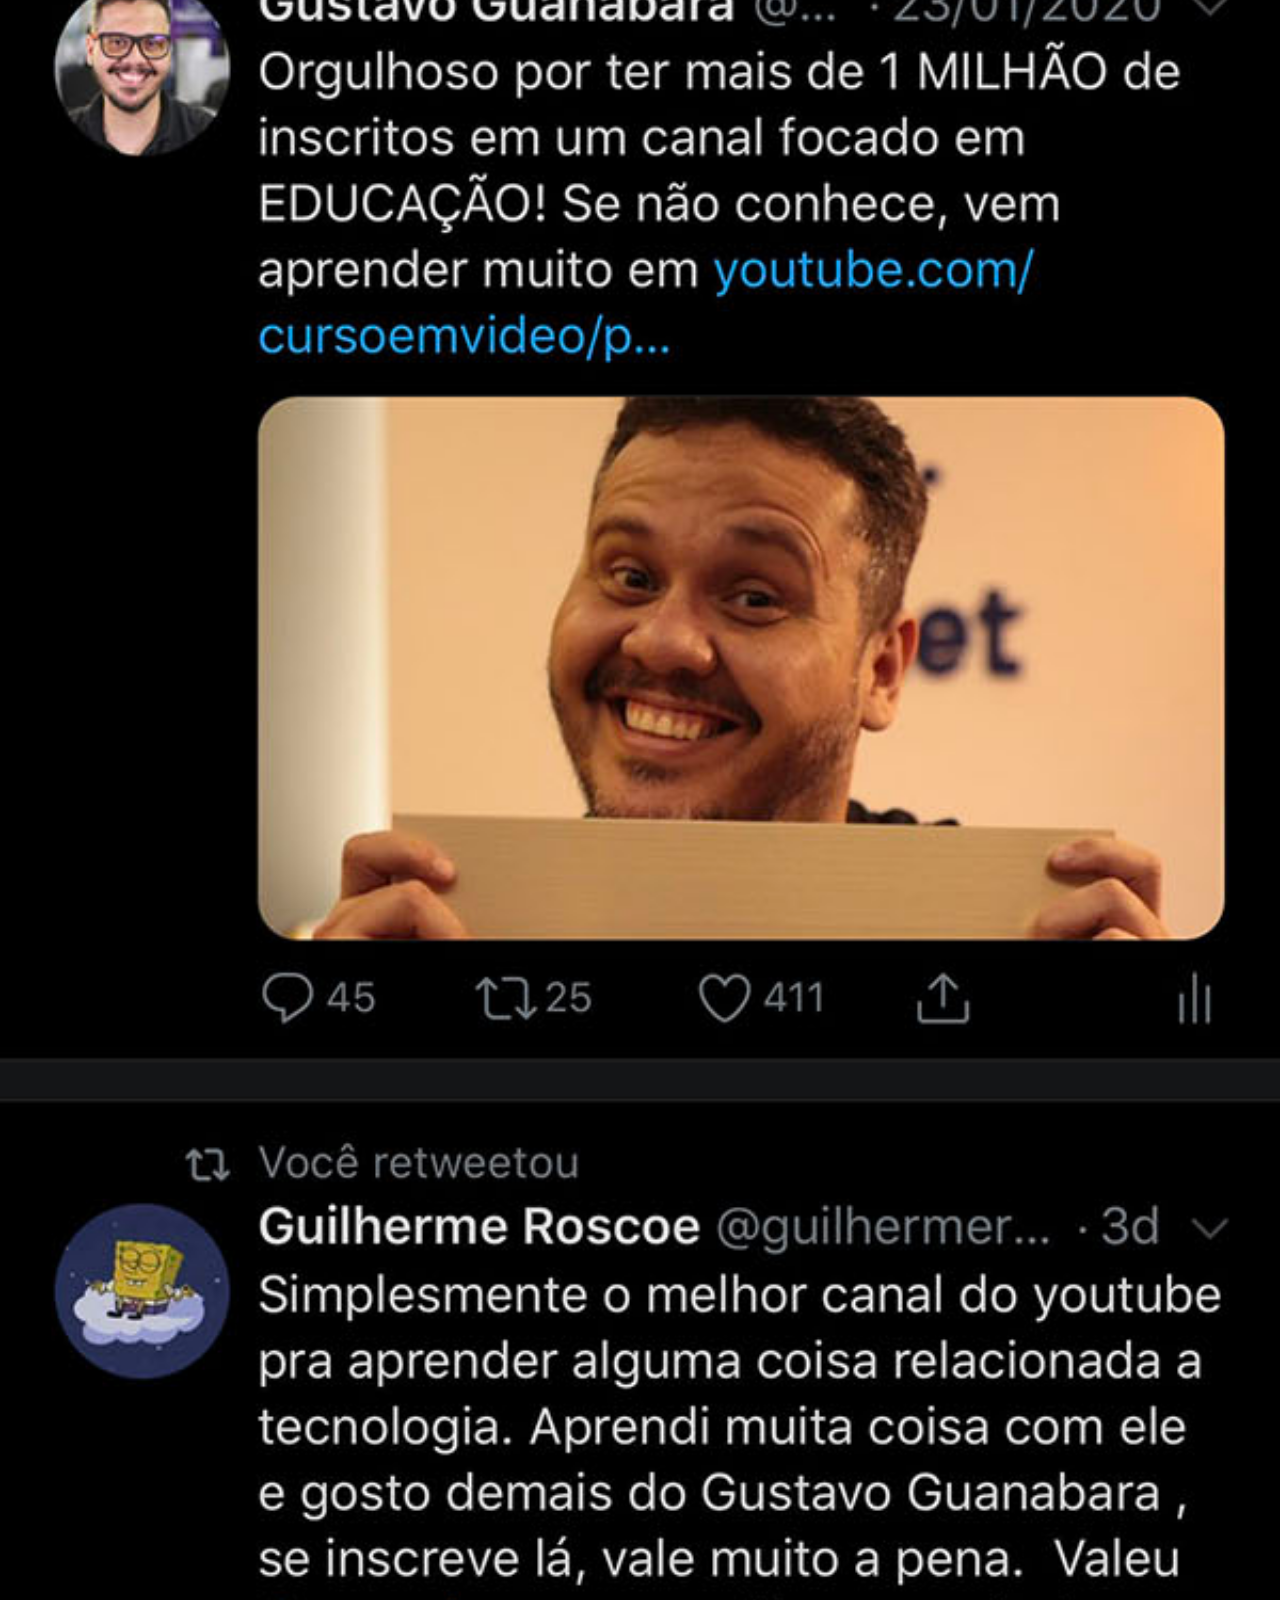
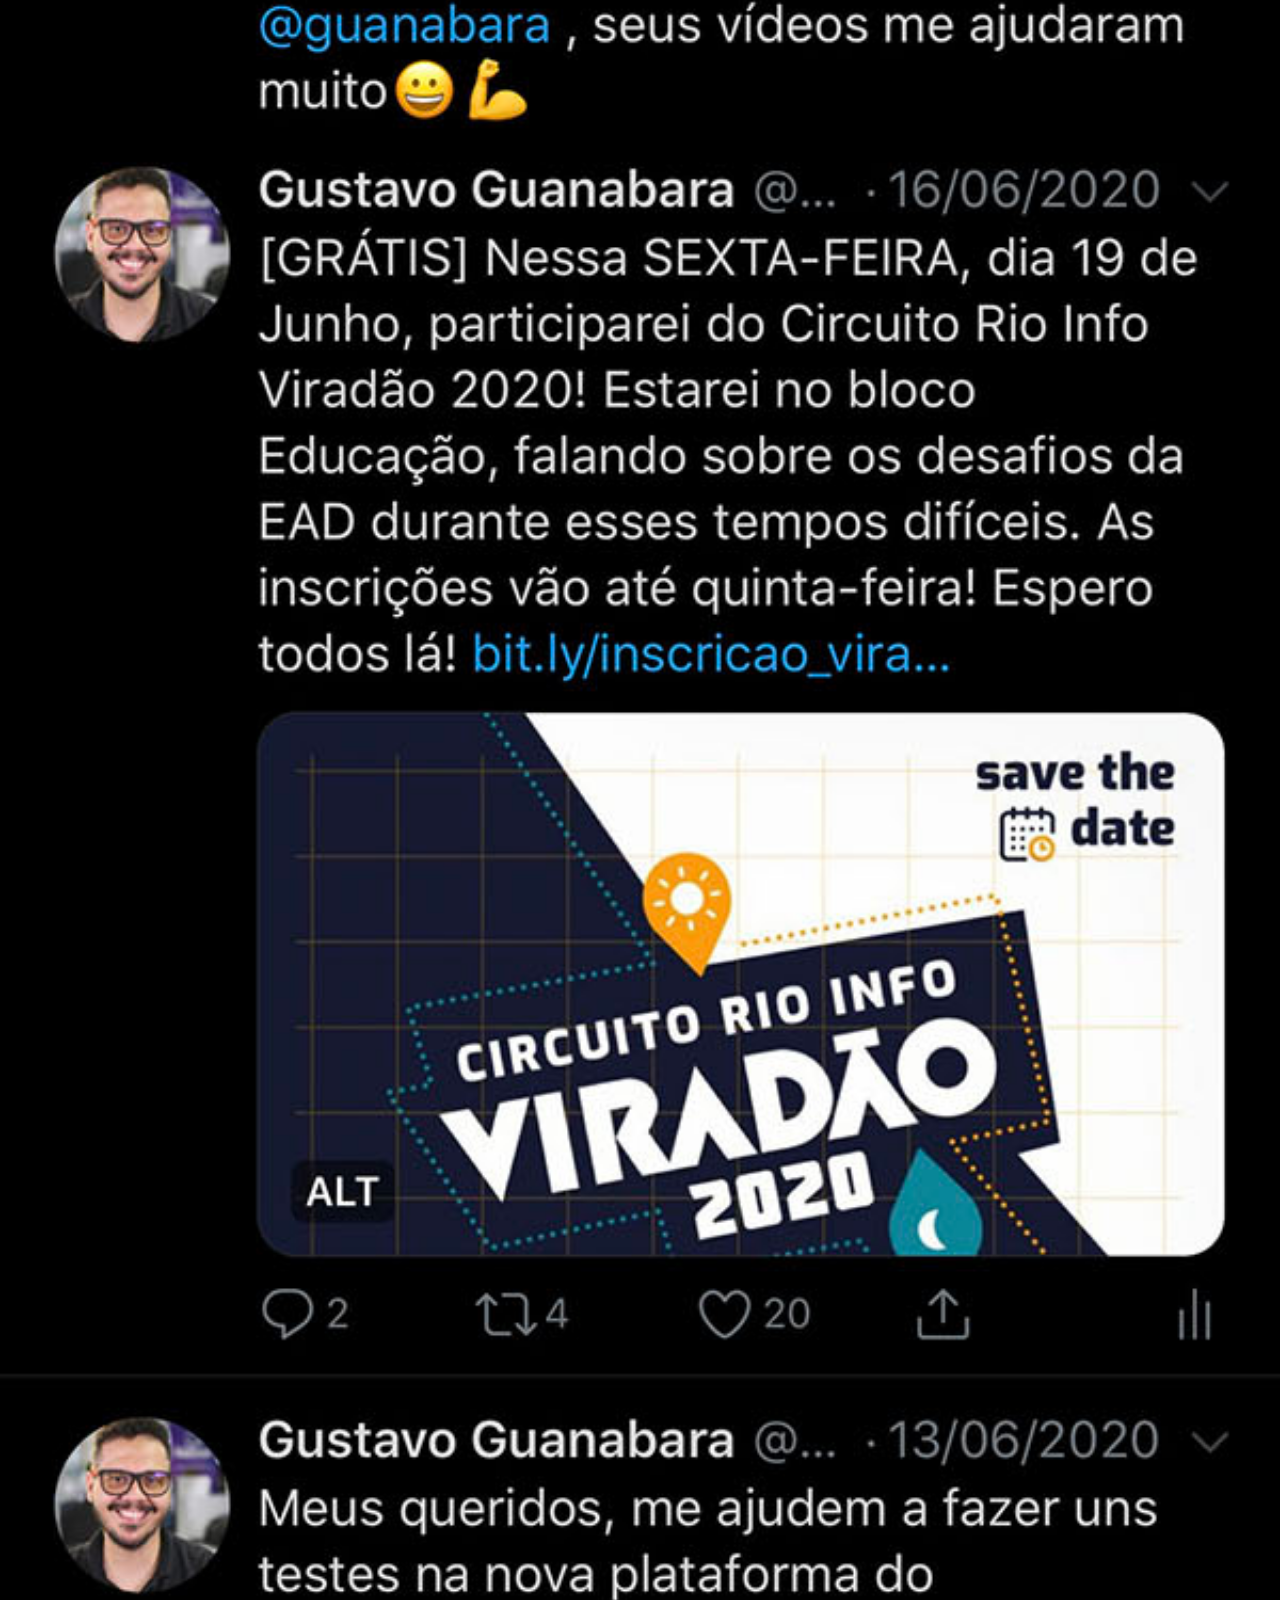
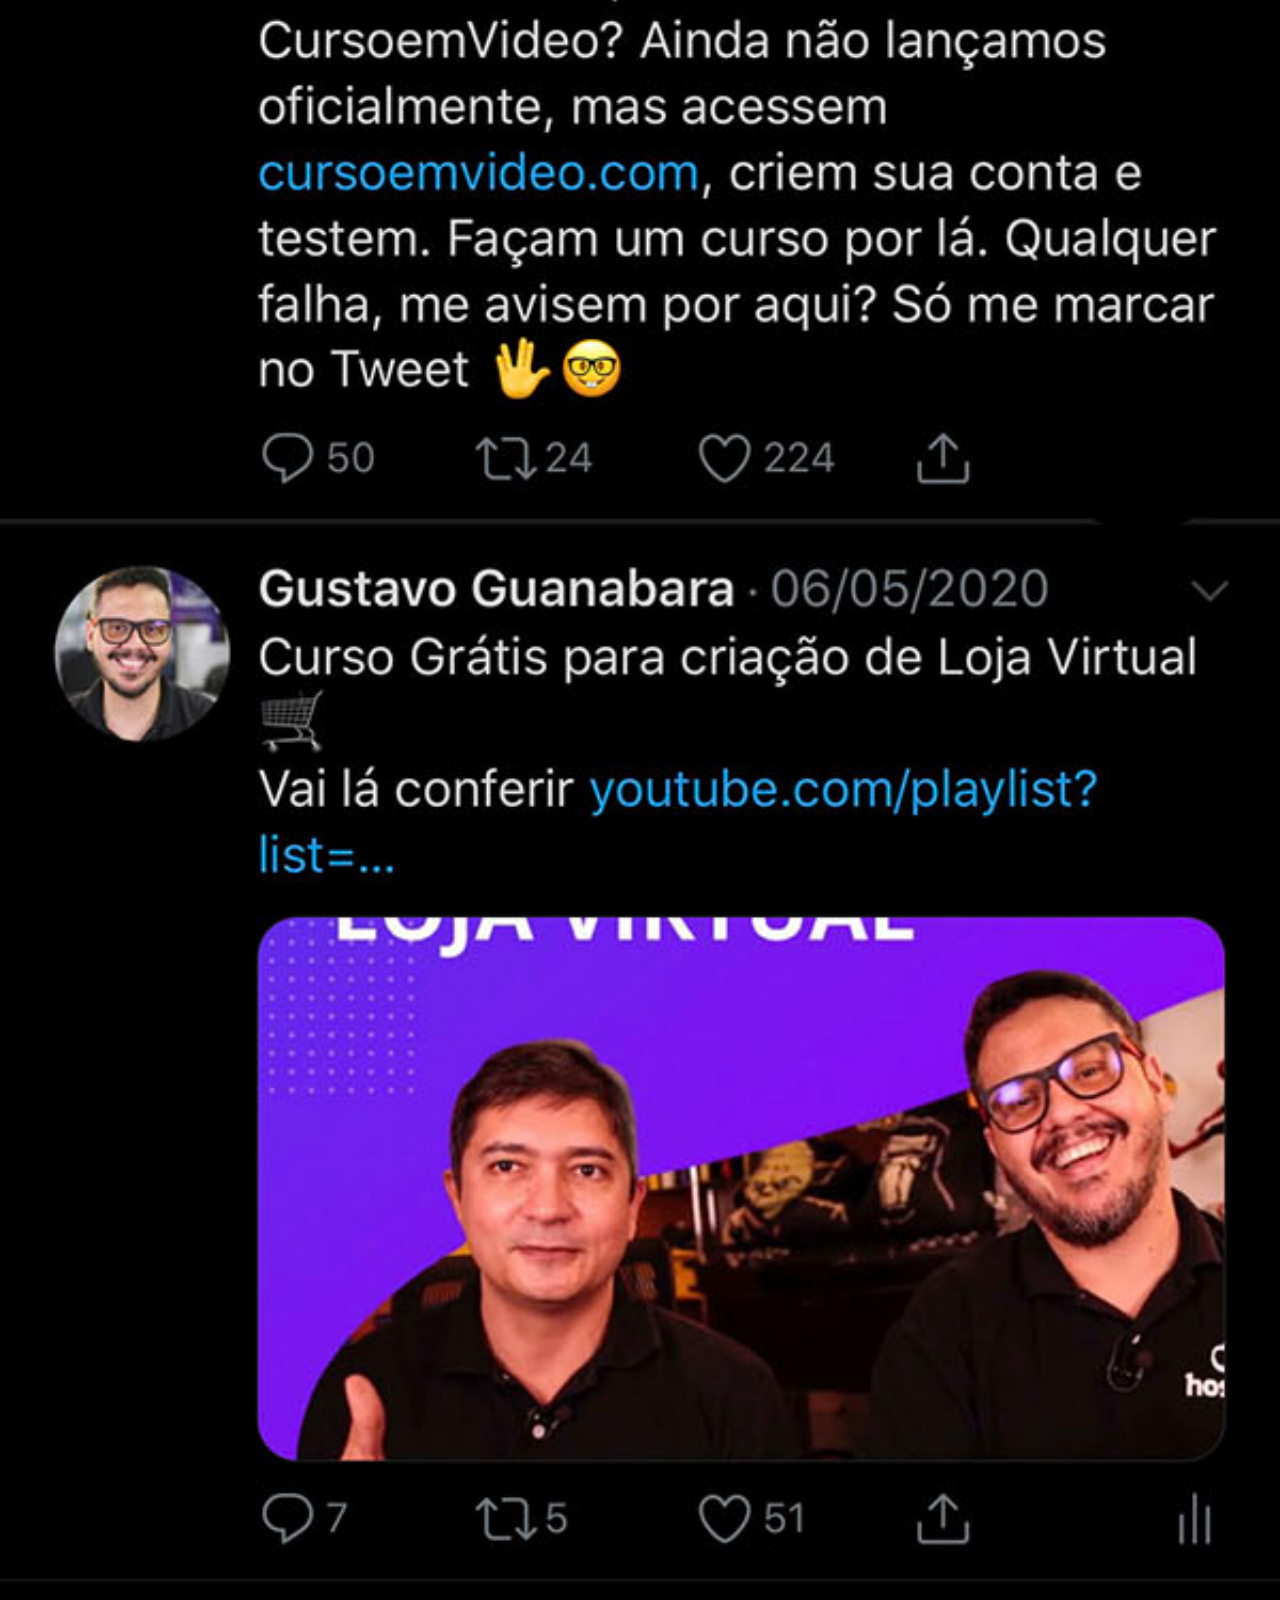
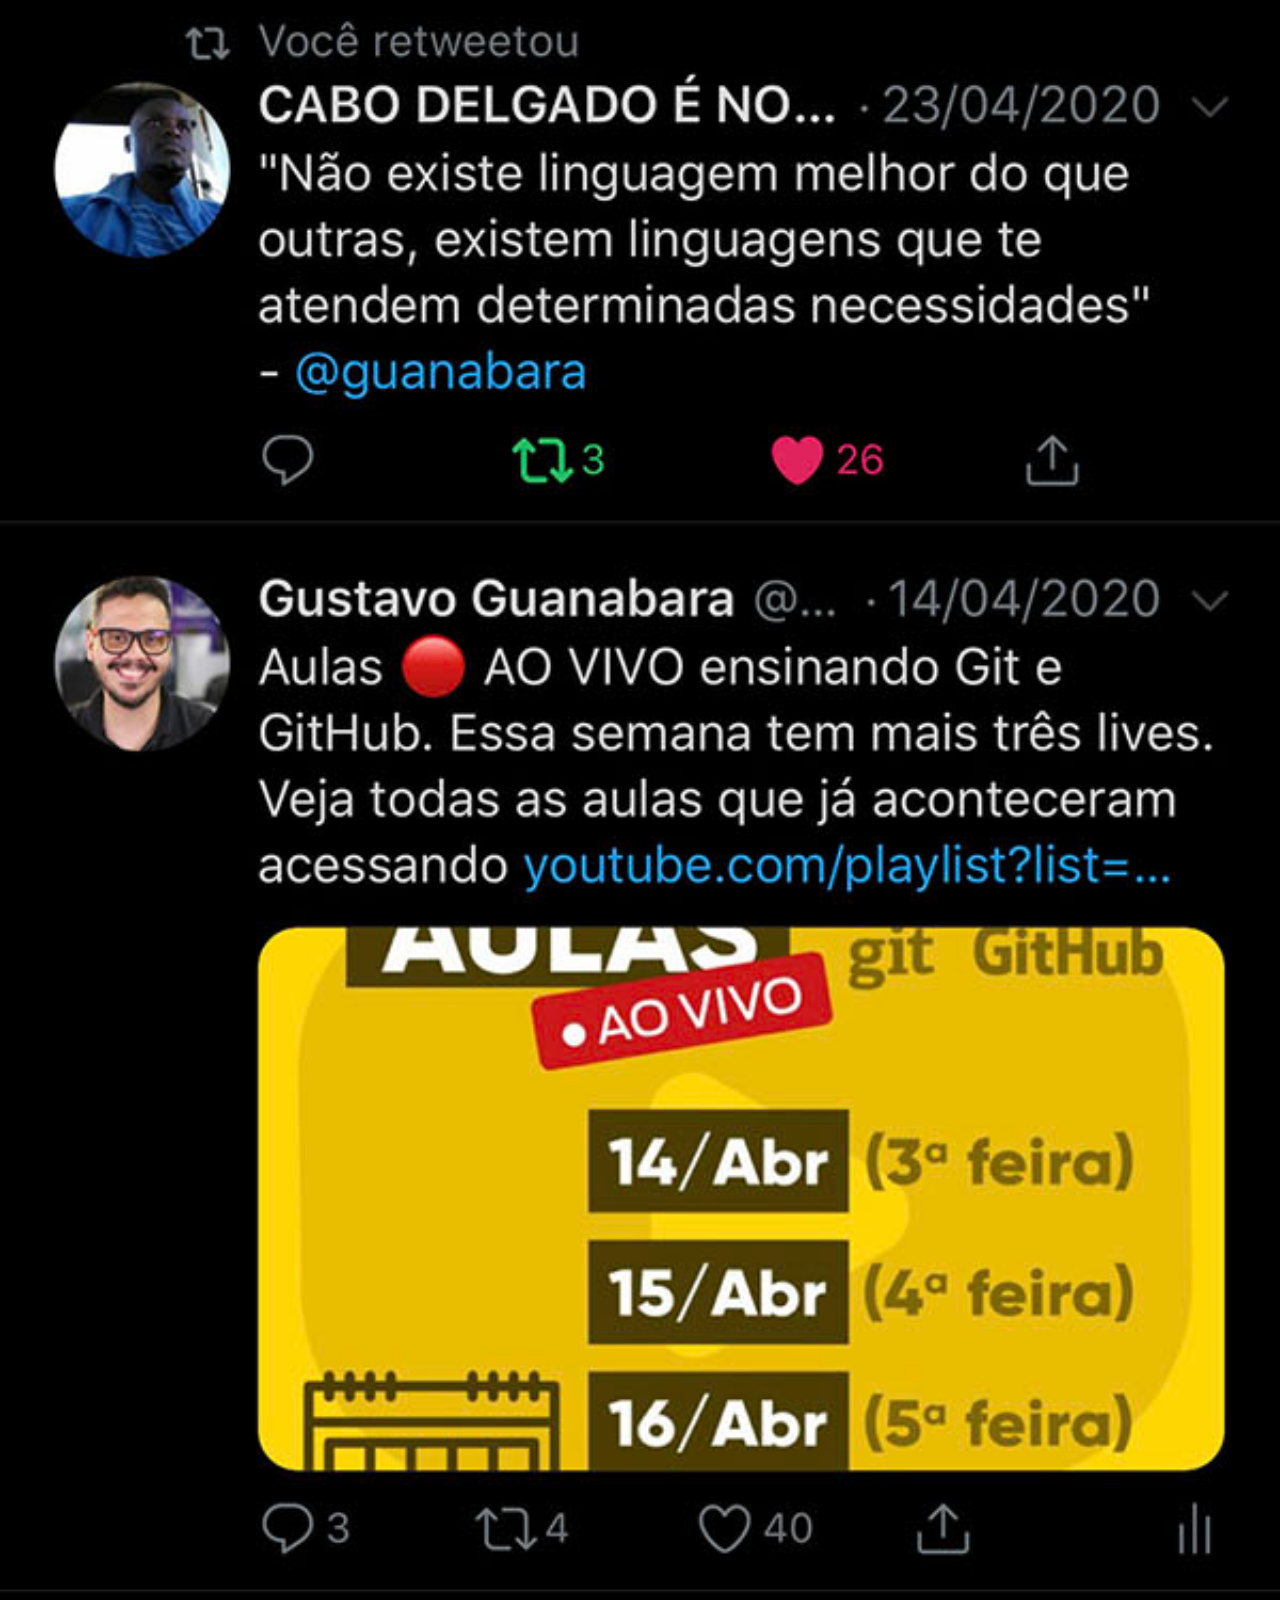
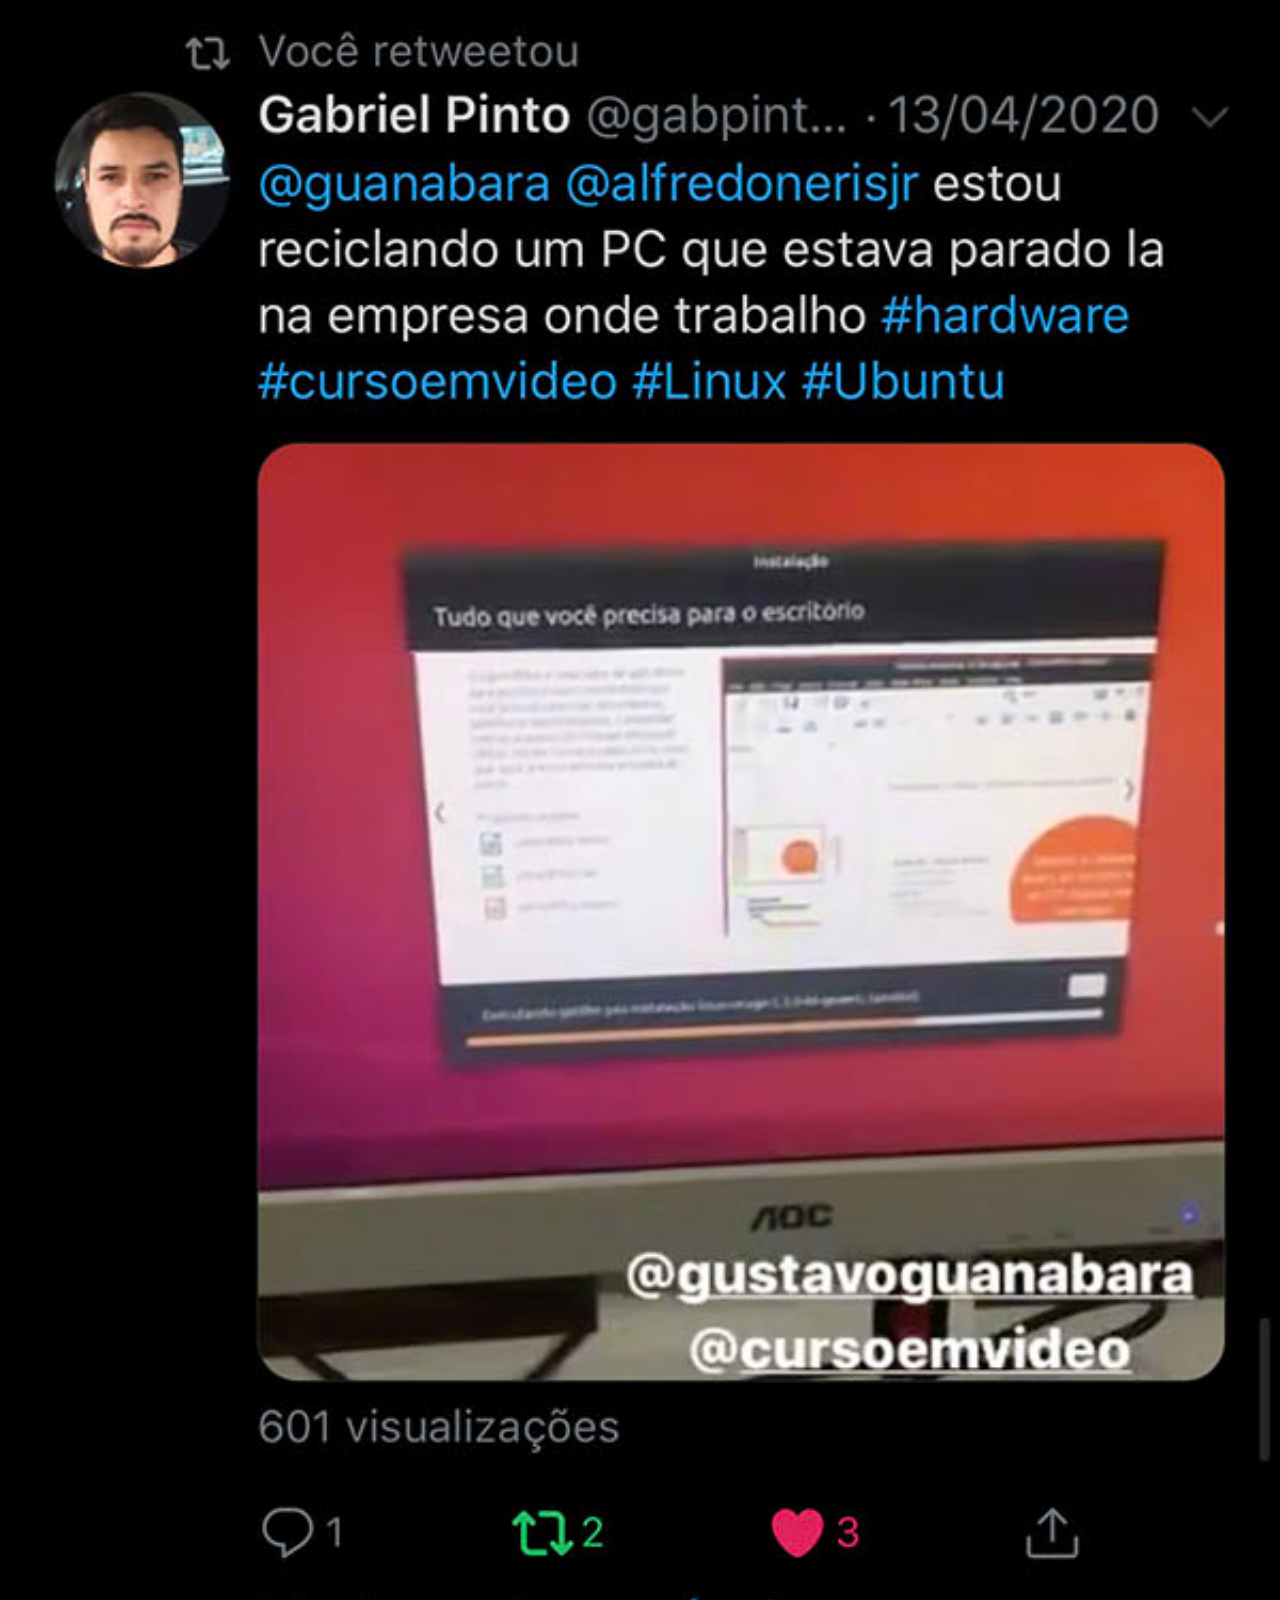
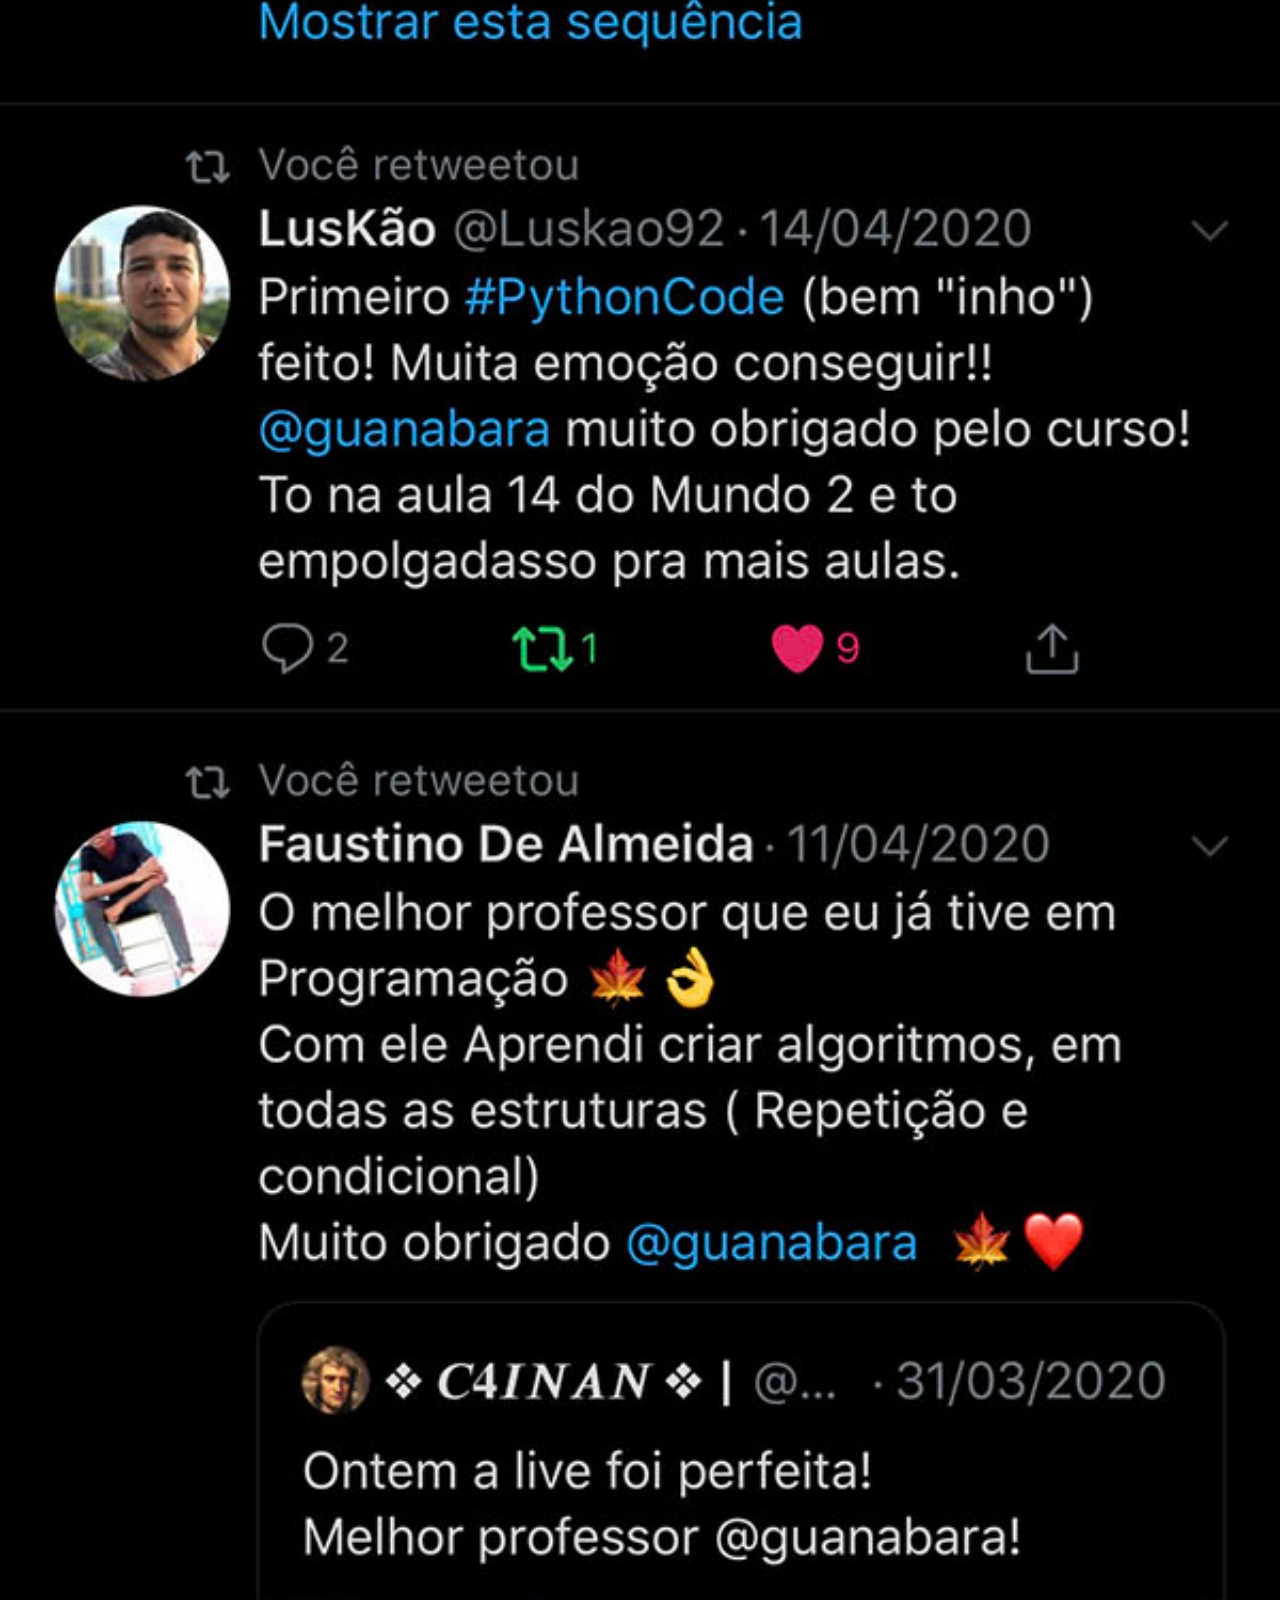
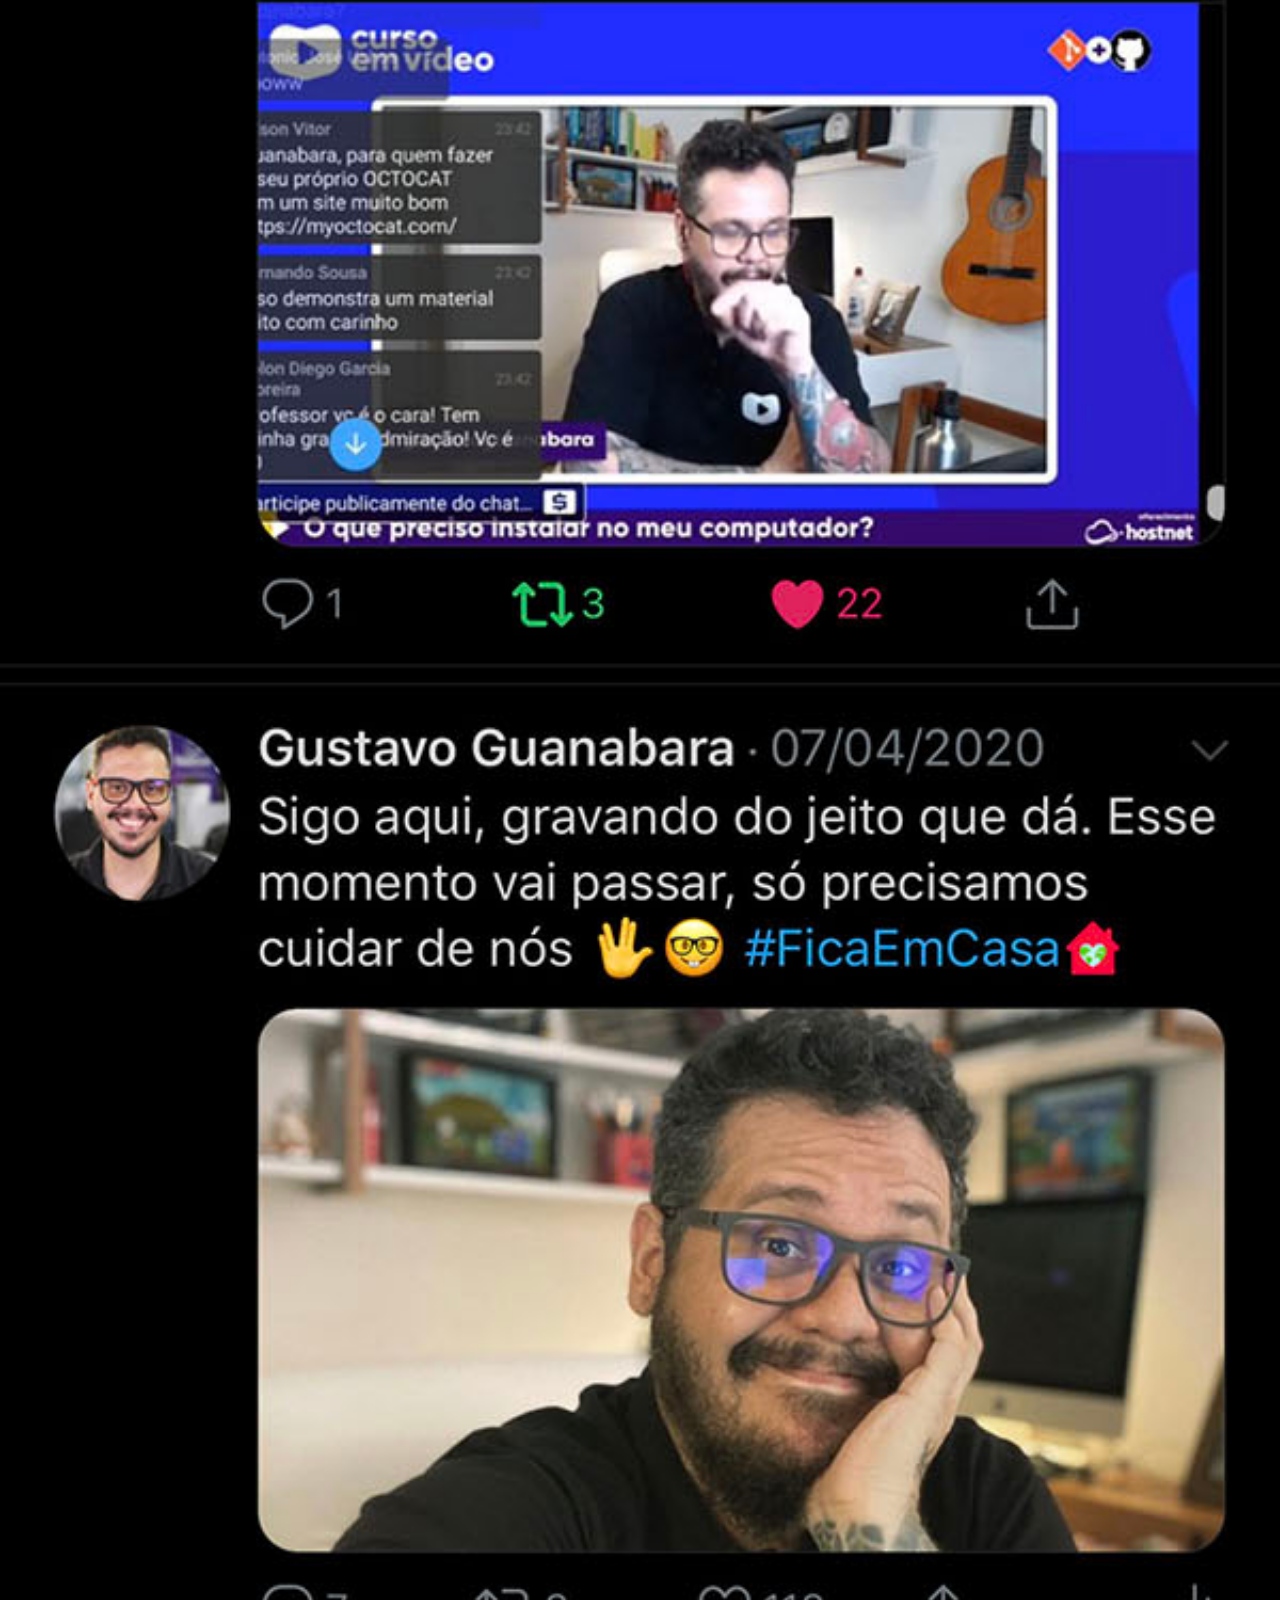
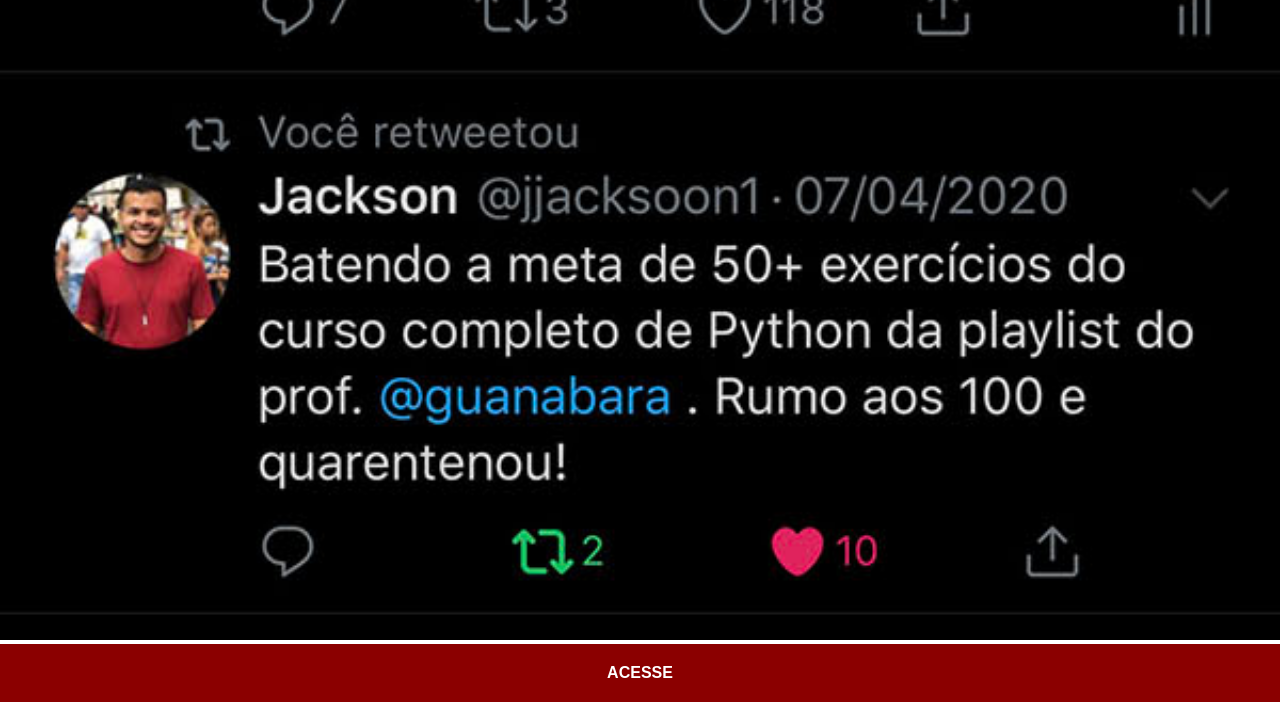
<file: twitter.html>
<!DOCTYPE html>
<html lang="en">
<head>
    <meta charset="UTF-8">
    <meta name="viewport" content="width=device-width, initial-scale=1.0">
    <title>Twiter</title>
    <link rel="stylesheet" href="estilos/social.css">
</head>
<body>
    <img src="imagens/tela-twitter.jpg" alt="Twitter">
    <a href="https://x.com/guanabara" target="_blank">ACESSE</a>
</body>
</html>
</file>
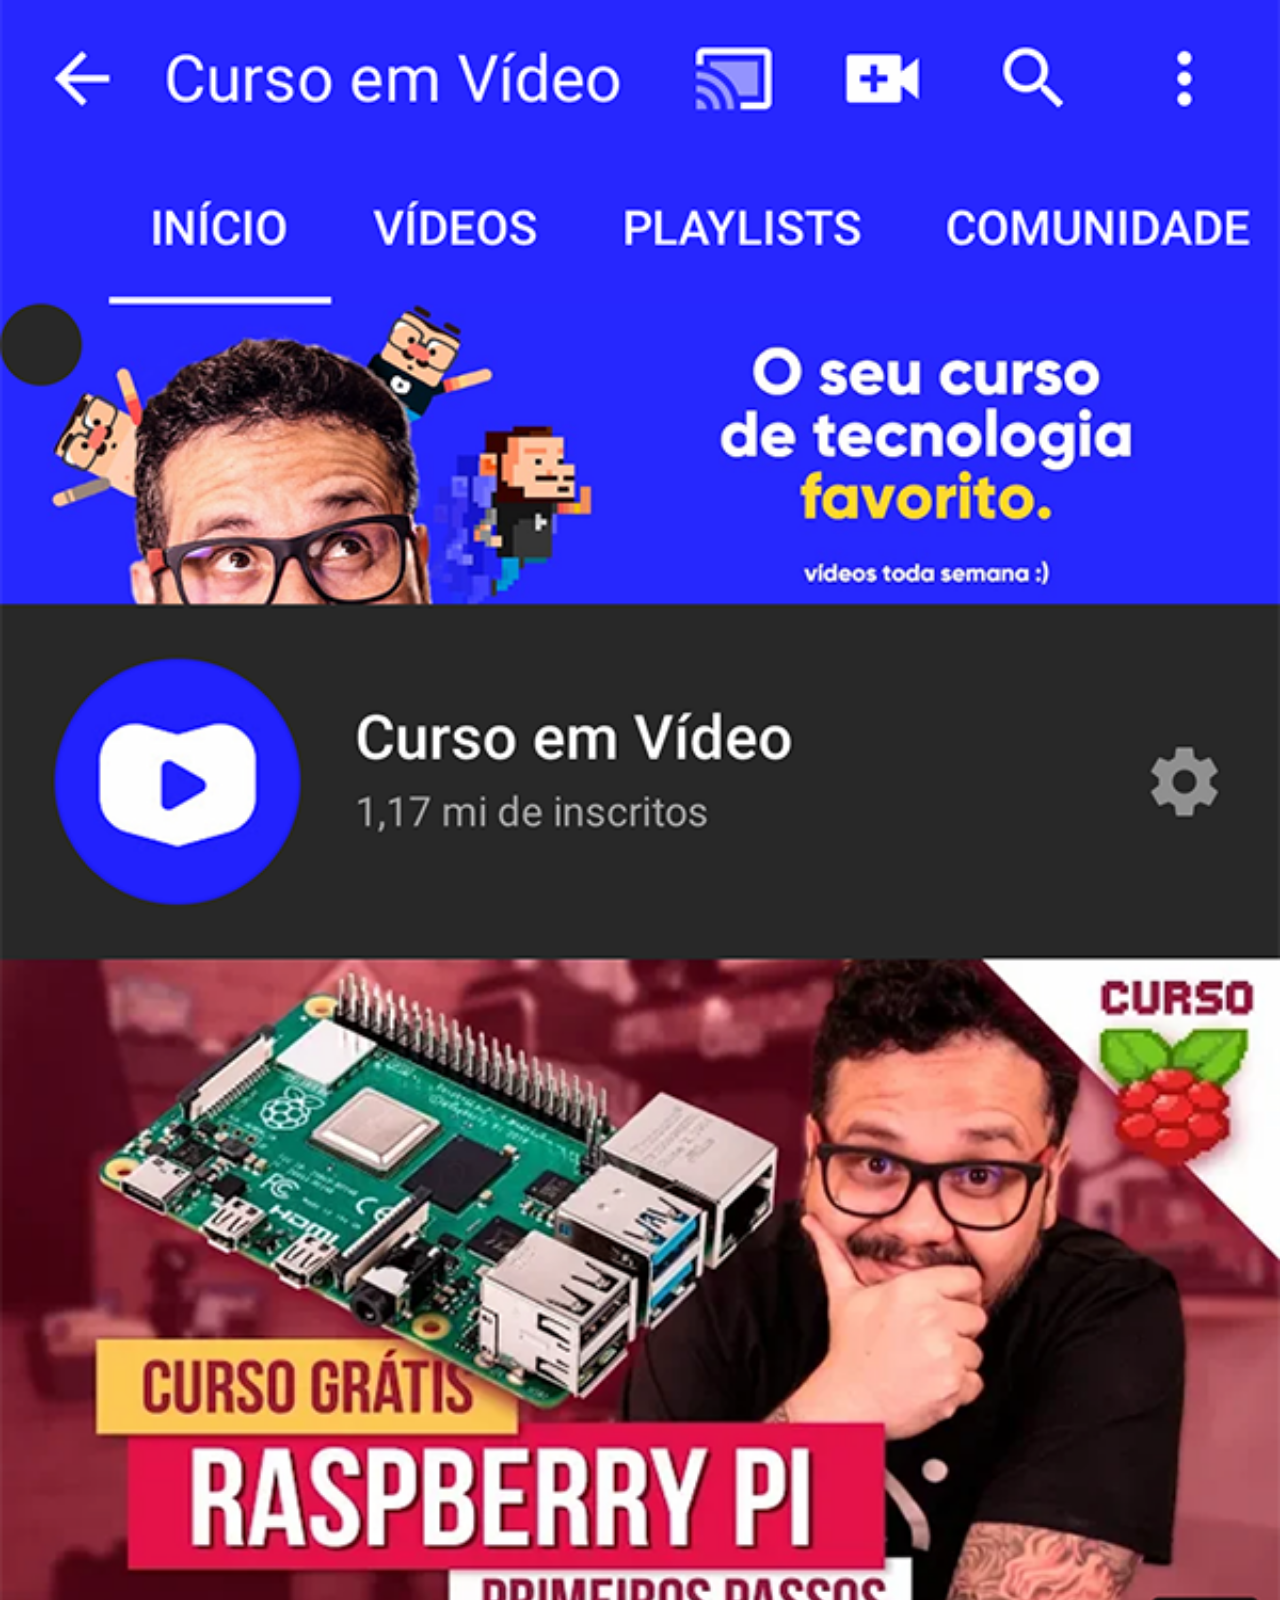
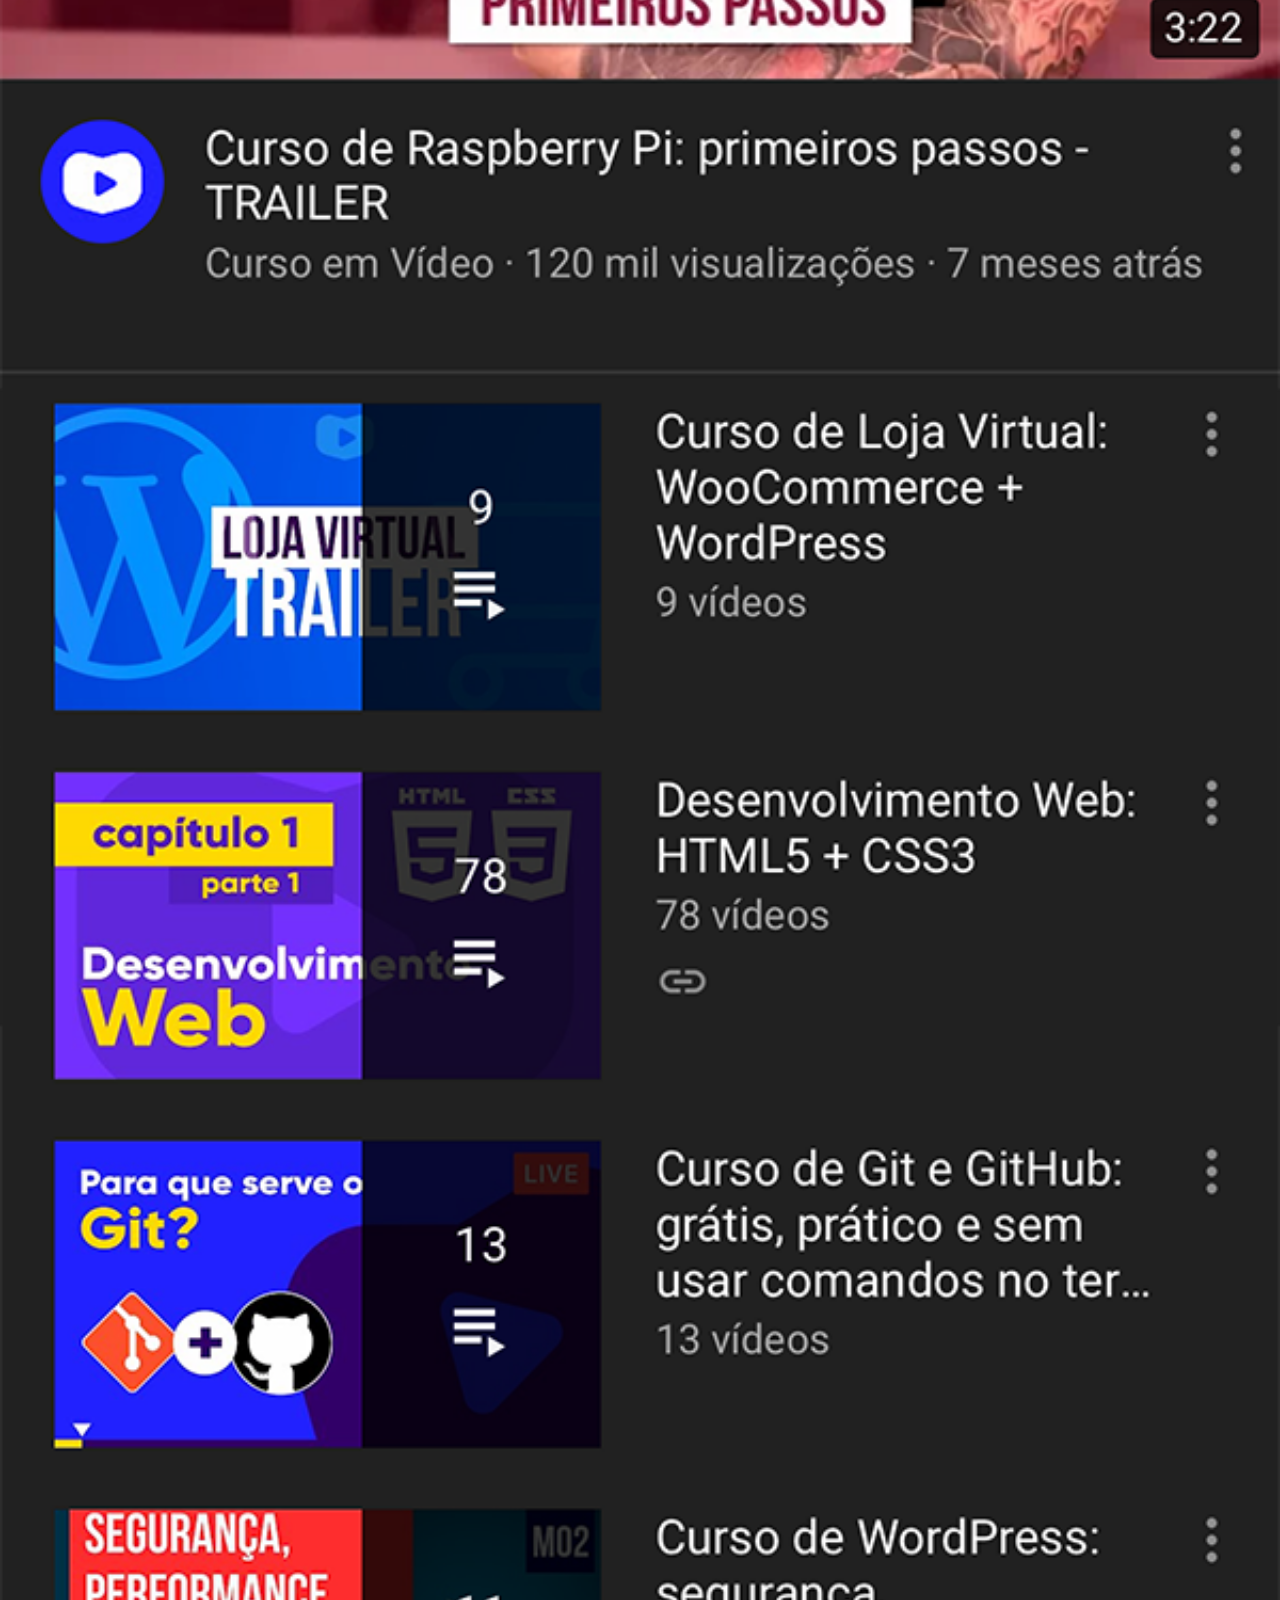
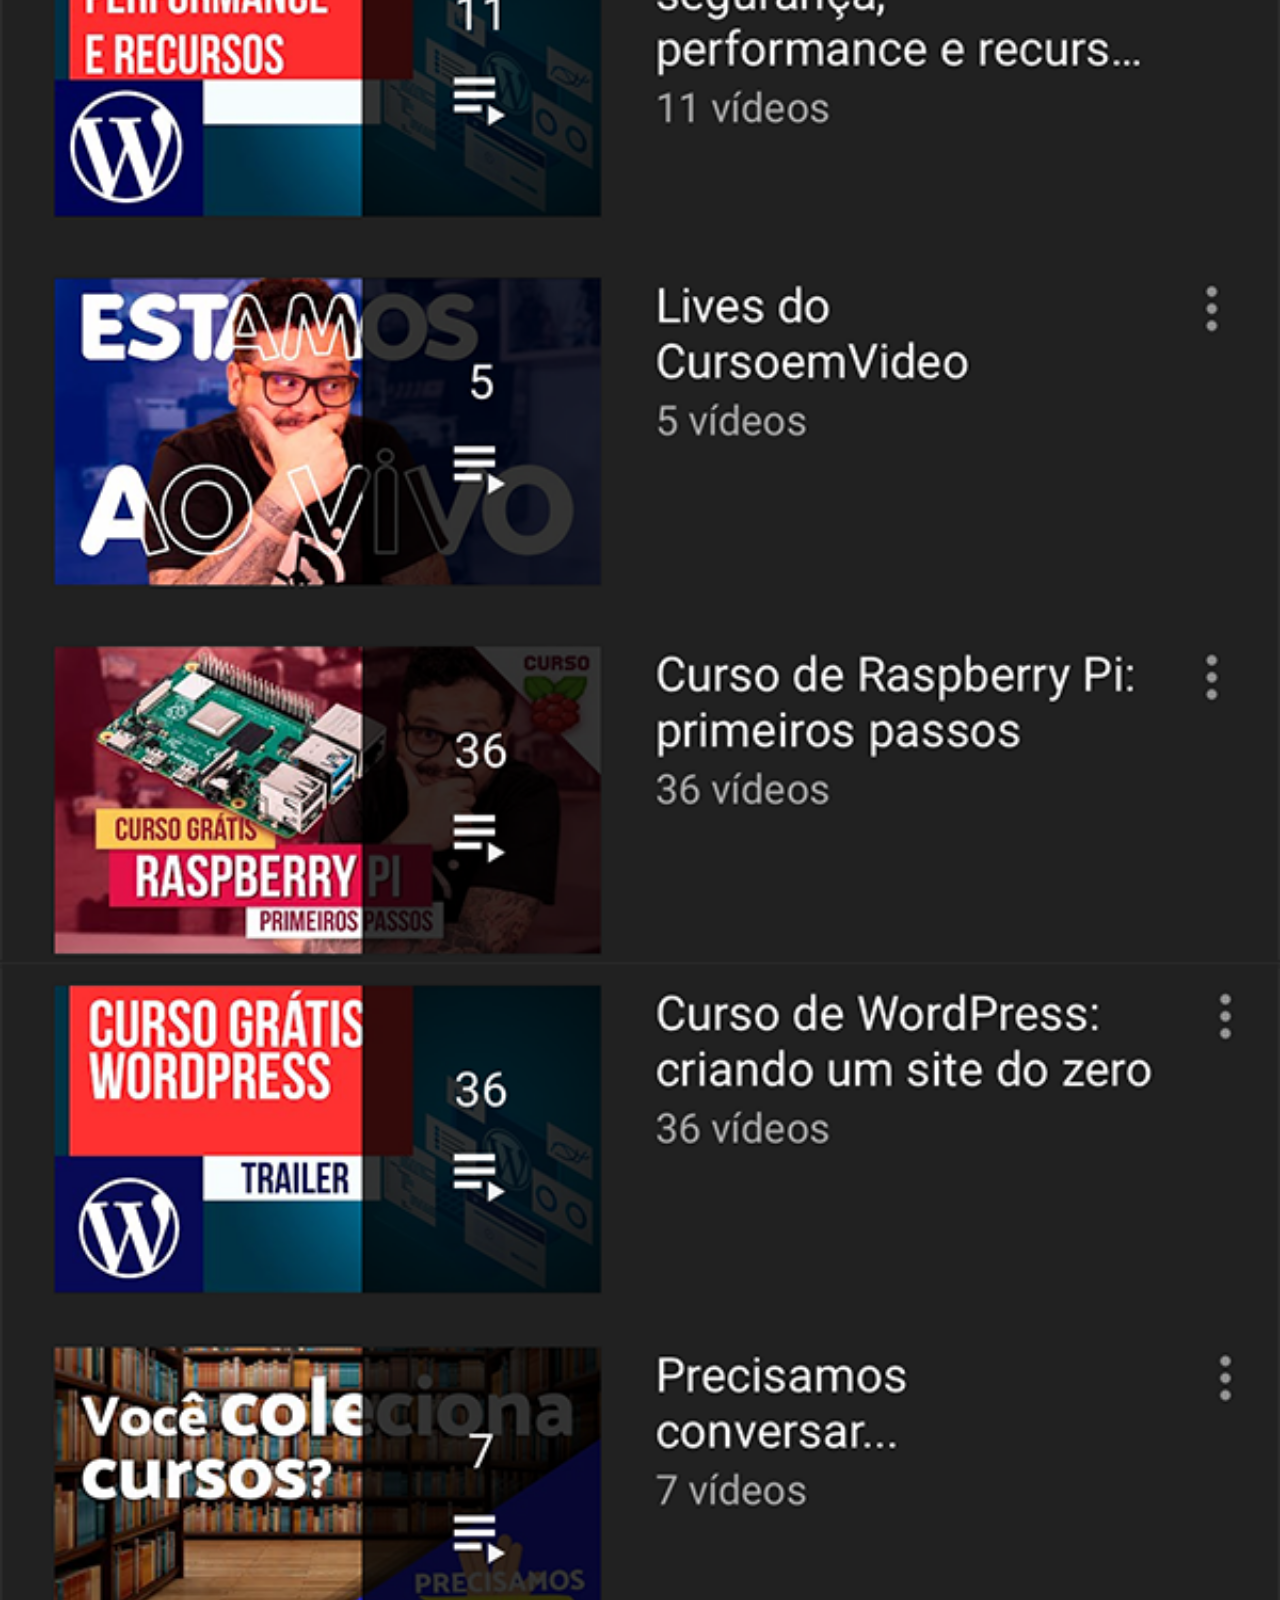
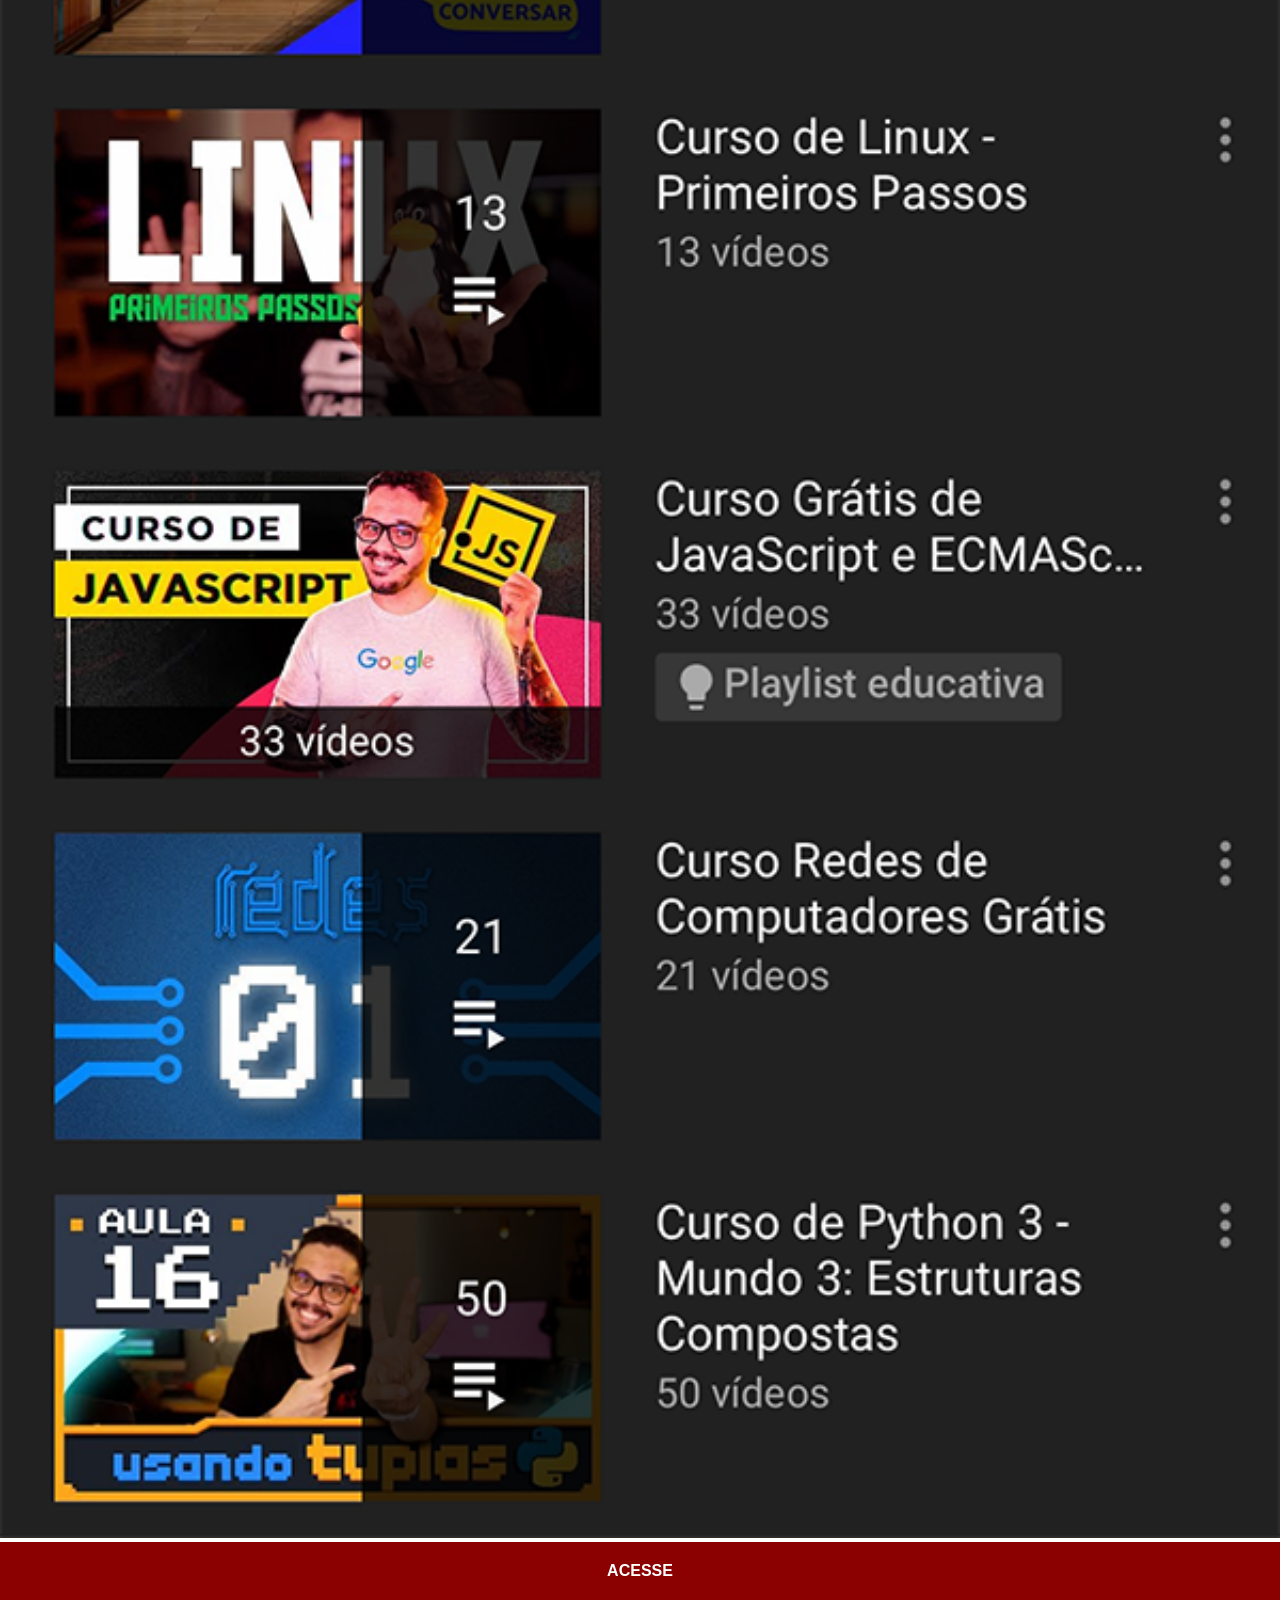
<file: youtube.html>
<!DOCTYPE html>
<html lang="pt-br">
<head>
    <meta charset="UTF-8">
    <meta name="viewport" content="width=device-width, initial-scale=1.0">
    <link rel="stylesheet" href="estilos/social.css">
    <title>Youtube</title>
   
</head>
<body>
    <img src="imagens/tela-youtube.png" alt="Youtube">
    <a href="https://www.youtube.com/@cursoemvideo" target="_blank">ACESSE</a>
</body>
</html>
</file>
<file: estilos/style.css>
@charset "UTF-8";

* {
    margin: 0px;
    padding: 0px;
    font-family: Arial, Helvetica, sans-serif;
}

html, body {
    height: 100vh;
    width: 100vw;
    background-color: black;
}

main {
    height: 100vh;
    position: relative;
}

body {
   background: url('../imagens/fundo-madeira.jpg') no-repeat;
   background-size: cover;
   background-attachment: fixed;
}

section#telefone {
    position: absolute;
    top: 50%;
    left: 50%;
    height: 627px;
    width: 311px;
    transform: translate(-50%, -50%);
    background: url('../imagens/frame-iphone.png') no-repeat;
}

iframe#tela {
    position: relative;
    top: 80px;
    left: 22px;
    width: 267px;
    height: 471px;
}
section#redes-sociais {
    text-align: right;
}

section#redes-sociais img {
    width: 50px;
    margin: 10px;
    border-radius: 50%;
    box-shadow: 2px 2px 5px rgba(0, 0, 0, 0.400);
    box-sizing: border-box;
}

section#redes-sociais img:hover {
    border: 2px solid rgba(255, 255, 255, 0.637);
    transform: translate(-3px, -3px);
    box-shadow: 5px 5px 10px rgba(0, 0, 0, 0.603);
    transition: transform .3s, border 1s;
}
</file>
<file: estilos/social.css>
@charset "UTF-8";


        * {
            margin: 0px;
            padding: 0%;
            font-family: Arial, Helvetica, sans-serif;

        }

        ::-webkit-scrollbar {
            width: 0px;
            height: 0px;
        }

        img {
            width: 100vw;

        }

        a {
            display: block;
            background-color: darkred;
            color: white;
            padding: 20px;
            text-align: center;
            font-weight: bolder;
            text-decoration: none;

        }

        a:hover {
            background-color: red;
        }
</file>
